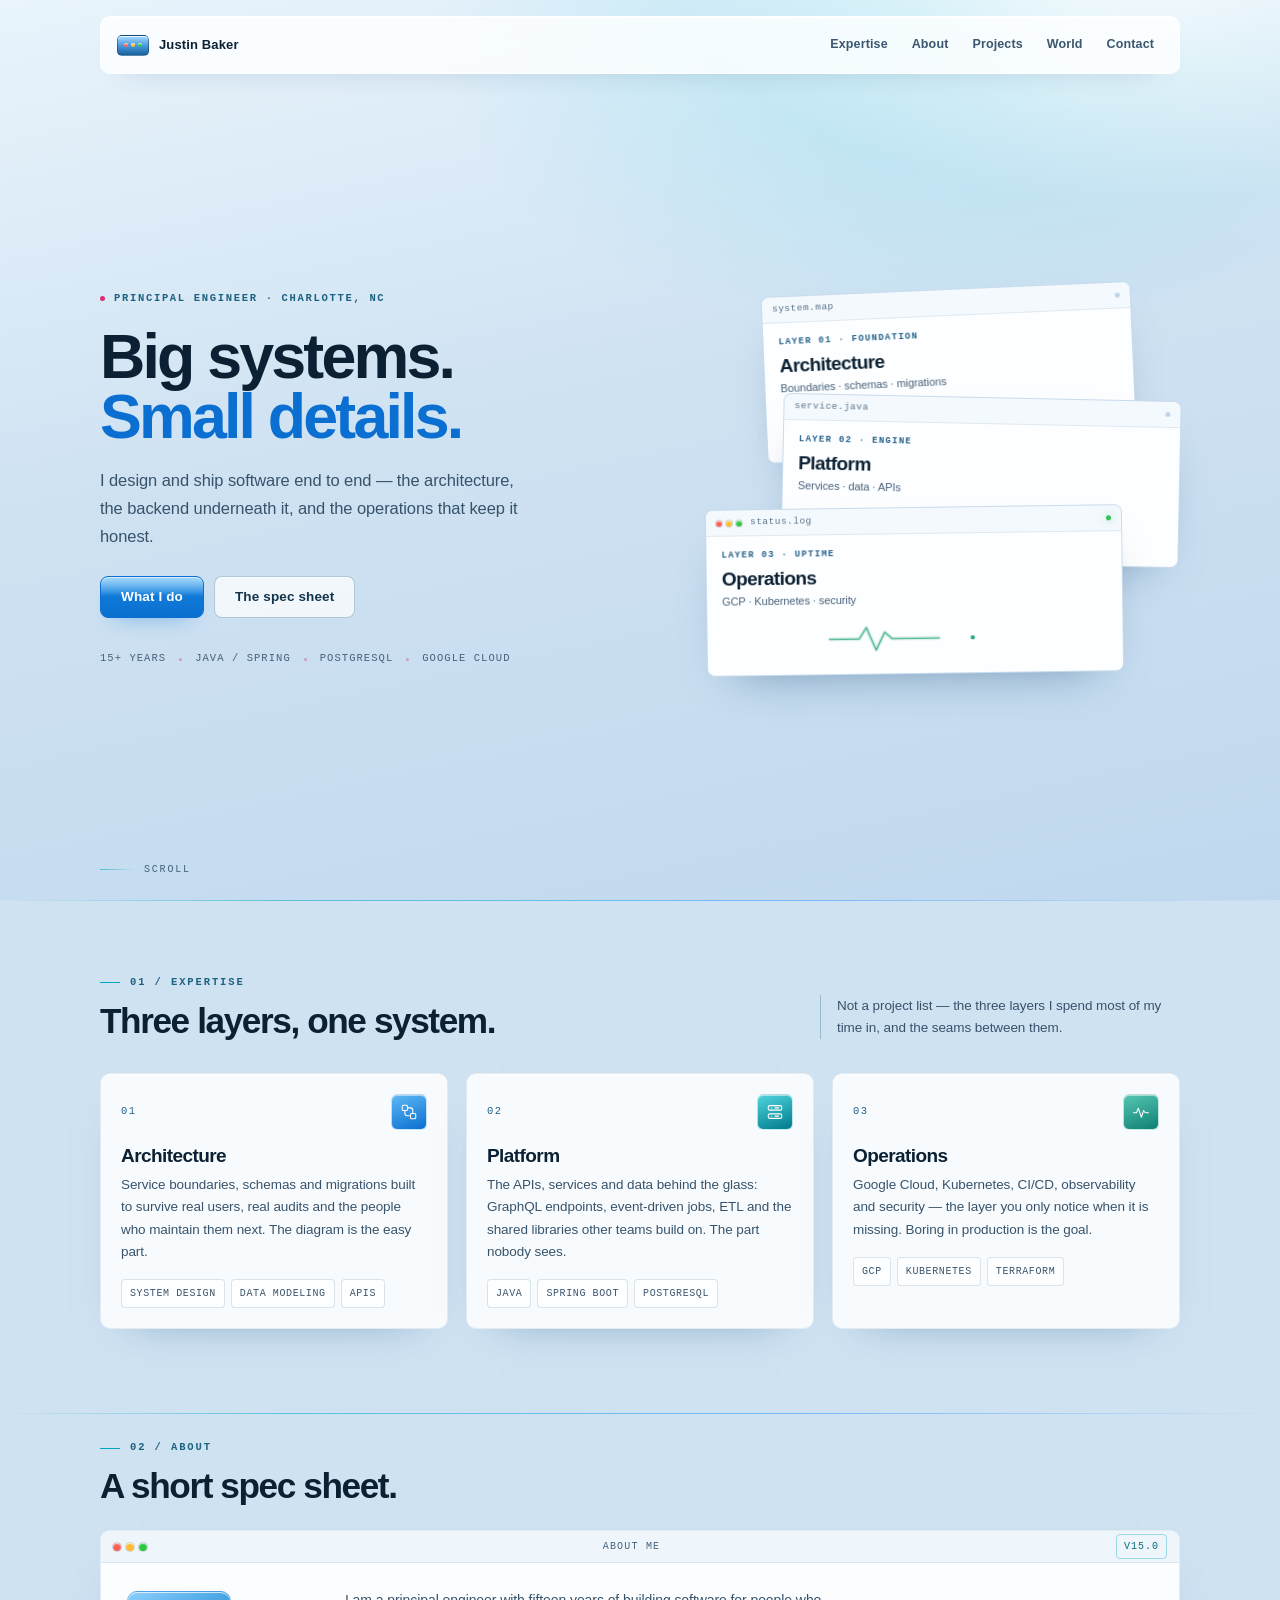
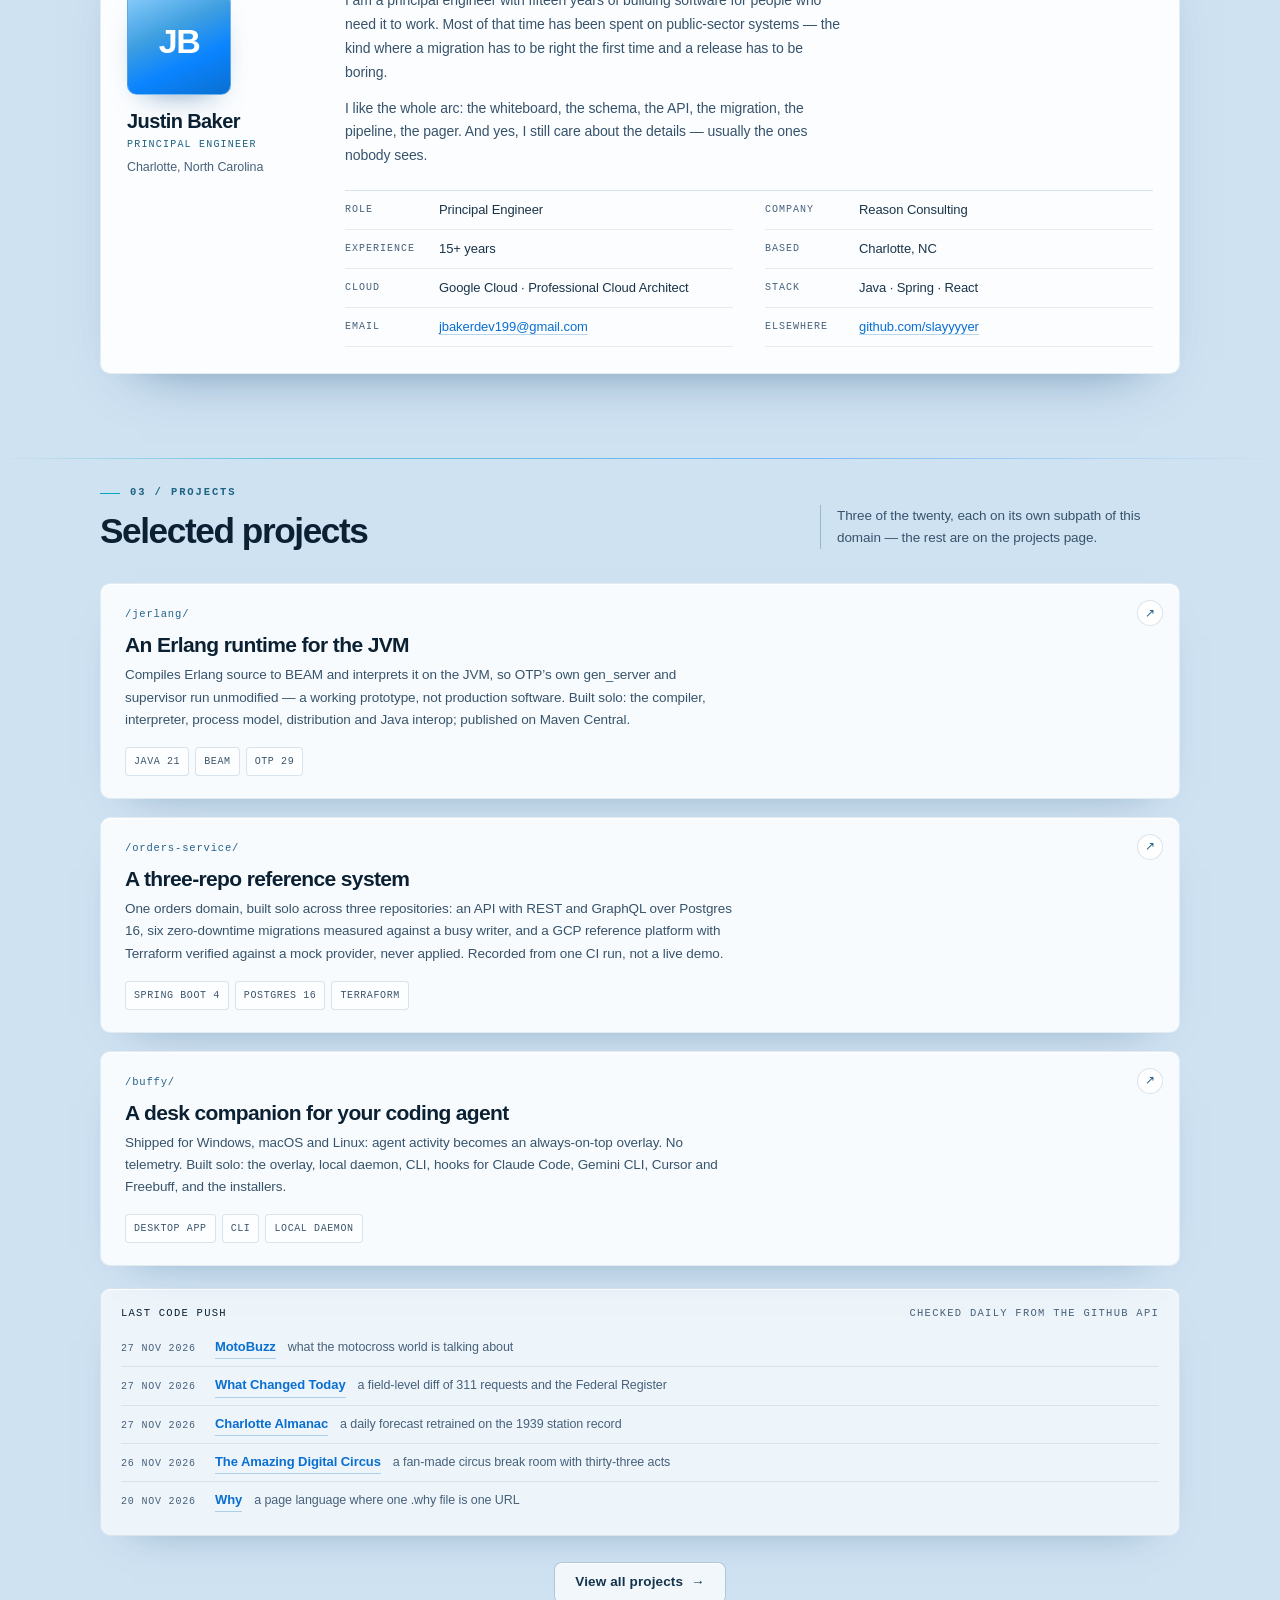
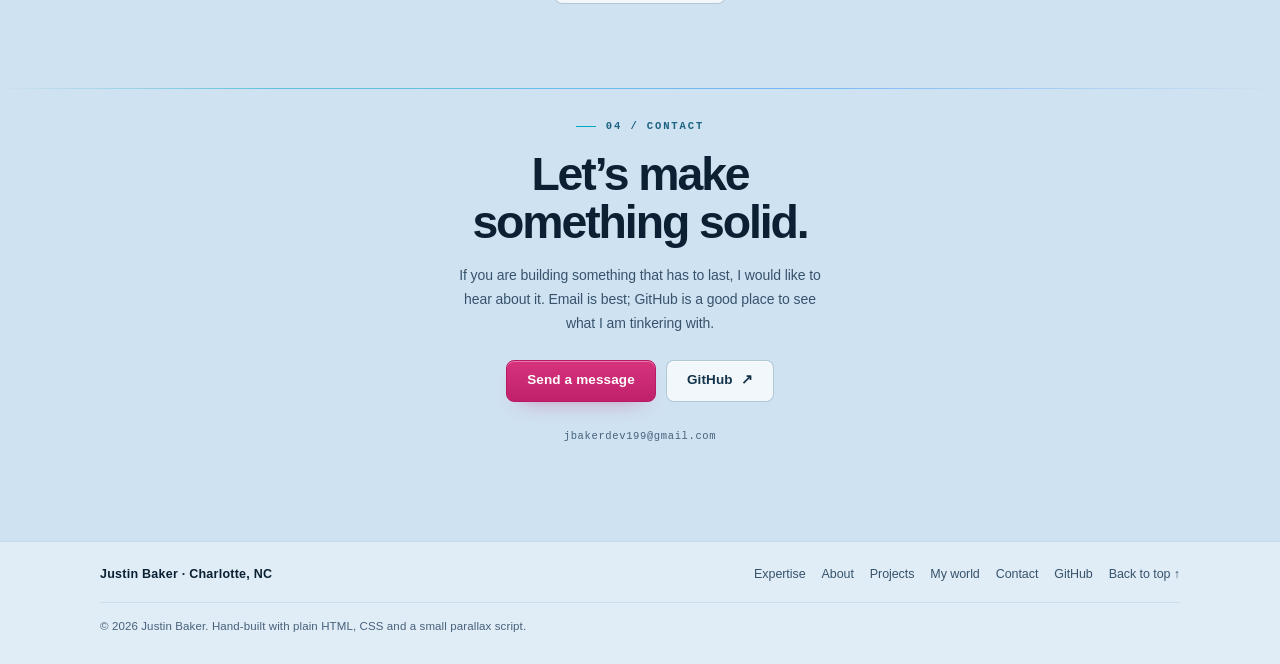
<file: index.html>
<!doctype html>
<html lang="en" class="no-js">
<head>
<meta charset="utf-8">
<meta name="viewport" content="width=device-width, initial-scale=1">
<title>Justin Baker — big systems, small details</title>
<meta name="description" content="Justin Baker is a principal engineer in Charlotte, NC. Architecture, backend platforms and operations — built end to end.">
<link rel="canonical" href="https://slayyyyer.github.io/">
<meta property="og:title" content="Justin Baker — big systems, small details">
<meta property="og:description" content="Principal engineer in Charlotte, NC. Architecture, backend platforms and operations — built end to end.">
<meta property="og:type" content="website">
<meta property="og:url" content="https://slayyyyer.github.io/">
<meta property="og:site_name" content="Justin Baker">
<meta property="og:image" content="https://slayyyyer.github.io/og.png">
<meta property="og:image:type" content="image/png">
<meta property="og:image:width" content="1200">
<meta property="og:image:height" content="630">
<meta property="og:image:alt" content="Justin Baker — big systems, small details. Principal engineer, Charlotte, NC.">
<meta name="twitter:card" content="summary_large_image">
<meta name="twitter:title" content="Justin Baker — big systems, small details">
<meta name="twitter:description" content="Principal engineer in Charlotte, NC. Architecture, backend platforms and operations — built end to end.">
<meta name="twitter:image" content="https://slayyyyer.github.io/og.png">
<meta name="color-scheme" content="light">
<meta name="theme-color" content="#dbeaf7">
<link rel="icon" href="favicon.svg" type="image/svg+xml">
<link rel="icon" href="favicon-32x32.png" sizes="32x32" type="image/png">
<link rel="apple-touch-icon" href="apple-touch-icon.png">
<link rel="manifest" href="site.webmanifest">
<link rel="stylesheet" href="assets/site.css">
<script>document.documentElement.classList.replace('no-js', 'js');</script>
<script type="application/ld+json">
{
  "@context": "https://schema.org",
  "@type": "Person",
  "name": "Justin Baker",
  "jobTitle": "Principal Engineer",
  "worksFor": {
    "@type": "Organization",
    "name": "Reason Consulting"
  },
  "address": {
    "@type": "PostalAddress",
    "addressLocality": "Charlotte",
    "addressRegion": "NC",
    "addressCountry": "US"
  },
  "sameAs": [
    "https://github.com/slayyyyer"
  ]
}
</script>
</head>
<body>

<a class="skip-link" href="#expertise">Skip to expertise</a>

<div class="scene" aria-hidden="true">
  <div class="scene__base"></div>
</div>

<header class="topbar">
  <div class="shell">
    <div class="topbar__bar">
      <a class="brand" href="#top">
        <span class="brand__mark" aria-hidden="true"><i></i><i></i><i></i></span>
        <span>Justin Baker</span>
      </a>
      <nav class="nav" aria-label="Primary">
        <a class="nav__sm-hide" href="#expertise">Expertise</a>
        <a href="#about">About</a>
        <a href="projects/">Projects</a>
        <a href="world/">World</a>
        <a href="#contact">Contact</a>
      </nav>
    </div>
  </div>
</header>

<main id="top">

  <section class="hero shell">
    <div class="hero__copy">
      <p class="kicker">Principal engineer · Charlotte, NC</p>
      <h1>Big systems.<br><span>Small details.</span></h1>
      <p class="lede">I design and ship software end to end — the architecture, the backend
        underneath it, and the operations that keep it honest.</p>
      <div class="hero__actions">
        <a class="btn btn--blue" href="#expertise">What I do</a>
        <a class="btn btn--glass" href="#about">The spec sheet</a>
      </div>
      <p class="hero__meta">
        <span>15+ years</span>
        <span>Java / Spring</span>
        <span>PostgreSQL</span>
        <span>Google Cloud</span>
      </p>
    </div>

    <div class="layers" aria-hidden="true">
      <div class="layer layer--back" data-speed="-0.05" data-mouse="10">
        <div class="layer__bar">
          <span class="layer__file">system.map</span>
          <span class="layer__dot"></span>
        </div>
        <div class="layer__body">
          <p class="layer__kicker">Layer 01 · Foundation</p>
          <h2 class="layer__title">Architecture</h2>
          <p class="layer__copy">Boundaries · schemas · migrations</p>
          <svg class="layer__art" viewBox="0 0 240 40">
            <g fill="none" stroke="rgba(47,127,196,.42)" stroke-width="1.1">
              <path d="M18 20h56M120 20h56M74 20V9h46M74 20v11h46"/>
            </g>
            <g fill="#2f7fc4">
              <circle cx="18" cy="20" r="3"/>
              <circle cx="74" cy="9" r="2.2"/>
              <circle cx="74" cy="31" r="2.2"/>
              <circle cx="120" cy="20" r="3"/>
              <circle cx="176" cy="20" r="3" fill="#4aa3d8"/>
            </g>
            <g fill="none" stroke="rgba(47,127,196,.28)" stroke-width="1">
              <rect x="198" y="12" width="26" height="16" rx="3"/>
            </g>
          </svg>
        </div>
      </div>

      <div class="layer layer--mid" data-speed="-0.09" data-mouse="16">
        <div class="layer__bar">
          <span class="layer__file">service.java</span>
          <span class="layer__dot"></span>
        </div>
        <div class="layer__body">
          <p class="layer__kicker">Layer 02 · Engine</p>
          <h2 class="layer__title">Platform</h2>
          <p class="layer__copy">Services · data · APIs</p>
          <svg class="layer__art" viewBox="0 0 240 40">
            <g fill="none" stroke="rgba(47,127,196,.42)" stroke-width="1.1">
              <path d="M60 20h20M136 20h22"/>
            </g>
            <g fill="#f4faff" stroke="#2f7fc4" stroke-width="1.1">
              <rect x="14" y="9" width="46" height="22" rx="4"/>
              <rect x="80" y="6" width="56" height="28" rx="5"/>
            </g>
            <g fill="none" stroke="#4aa3d8" stroke-width="1.1">
              <path d="M22 16.5h18M22 23h12"/>
            </g>
            <g fill="#8fc7ef">
              <rect x="92" y="13" width="32" height="3" rx="1.5"/>
              <rect x="92" y="21" width="22" height="3" rx="1.5"/>
            </g>
            <g fill="none" stroke="#2f7fc4" stroke-width="1.1">
              <ellipse cx="196" cy="12" rx="17" ry="5" fill="#8fc7ef" fill-opacity=".55"/>
              <path d="M179 12v16c0 2.7 7.6 5 17 5s17-2.3 17-5V12"/>
            </g>
            <g fill="none" stroke="rgba(47,127,196,.5)" stroke-width="1.1" stroke-linecap="round" stroke-linejoin="round">
              <path d="M156 16l4 4-4 4"/>
            </g>
          </svg>
        </div>
      </div>

      <div class="layer layer--front" data-speed="-0.14" data-mouse="22">
        <div class="layer__bar">
          <span class="lights lights--sm">
            <i class="light light--red"></i><i class="light light--amber"></i><i class="light light--green"></i>
          </span>
          <span class="layer__file">status.log</span>
          <span class="layer__dot layer__dot--live"></span>
        </div>
        <div class="layer__body">
          <p class="layer__kicker">Layer 03 · Uptime</p>
          <h2 class="layer__title">Operations</h2>
          <p class="layer__copy">GCP · Kubernetes · security</p>
          <svg class="layer__art" viewBox="0 0 240 40">
            <path d="M12 24h38l9-14 12 28 11-22 9 8h60" fill="none" stroke="#2aa77a" stroke-width="1.4" stroke-linejoin="round"/>
            <path d="M12 24h38l9-14 12 28 11-22 9 8h60" fill="none" stroke="rgba(42,167,122,.16)" stroke-width="5" stroke-linejoin="round"/>
            <circle cx="192" cy="24" r="2.6" fill="#2aa77a"/>
          </svg>
        </div>
      </div>
    </div>

    <a class="scrollcue" href="#expertise">
      <span class="scrollcue__line" aria-hidden="true"></span>
      Scroll
    </a>
  </section>

  <section class="work shell" id="expertise">
    <div class="sectionhead">
      <div>
        <p class="label">01 / Expertise</p>
        <h2>Three layers, one system.</h2>
      </div>
      <p class="sectionhead__sub">Not a project list — the three layers I spend most of my time
        in, and the seams between them.</p>
    </div>

    <div class="workgrid">
      <article class="workcard">
        <div class="workcard__top">
          <span class="workcard__num">01</span>
          <span class="workcard__icon" aria-hidden="true">
            <svg viewBox="0 0 24 24"><rect x="3" y="3" width="7" height="7" rx="1.5"/><rect x="14" y="14" width="7" height="7" rx="1.5"/><path d="M10 6.5h4a3 3 0 0 1 3 3v4"/><path d="M6.5 10v4a3 3 0 0 0 3 3h3"/></svg>
          </span>
        </div>
        <h3>Architecture</h3>
        <p>Service boundaries, schemas and migrations built to survive real users, real audits
          and the people who maintain them next. The diagram is the easy part.</p>
        <ul class="stack"><li>System design</li><li>Data modeling</li><li>APIs</li></ul>
      </article>

      <article class="workcard">
        <div class="workcard__top">
          <span class="workcard__num">02</span>
          <span class="workcard__icon" aria-hidden="true">
            <svg viewBox="0 0 24 24"><rect x="3" y="3.5" width="18" height="6" rx="2"/><rect x="3" y="14.5" width="18" height="6" rx="2"/><path d="M7 6.5h.01M7 17.5h.01M12 6.5h5M12 17.5h5"/></svg>
          </span>
        </div>
        <h3>Platform</h3>
        <p>The APIs, services and data behind the glass: GraphQL endpoints, event-driven jobs,
          ETL and the shared libraries other teams build on. The part nobody sees.</p>
        <ul class="stack"><li>Java</li><li>Spring Boot</li><li>PostgreSQL</li></ul>
      </article>

      <article class="workcard">
        <div class="workcard__top">
          <span class="workcard__num">03</span>
          <span class="workcard__icon" aria-hidden="true">
            <svg viewBox="0 0 24 24"><path d="M2 13h4l2.5-6 4 12 3-9 2 3h4.5"/></svg>
          </span>
        </div>
        <h3>Operations</h3>
        <p>Google Cloud, Kubernetes, CI/CD, observability and security — the layer you only
          notice when it is missing. Boring in production is the goal.</p>
        <ul class="stack"><li>GCP</li><li>Kubernetes</li><li>Terraform</li></ul>
      </article>
    </div>
  </section>

  <section class="about shell" id="about">
    <div class="sectionhead sectionhead--tight">
      <div>
        <p class="label">02 / About</p>
        <h2>A short spec sheet.</h2>
      </div>
    </div>

    <div class="sheet">
      <div class="sheet__bar">
        <span class="lights">
          <i class="light light--red"></i><i class="light light--amber"></i><i class="light light--green"></i>
        </span>
        <span class="sheet__title">About me</span>
        <span class="sheet__version">v15.0</span>
      </div>
      <div class="sheet__body">
        <div class="sheet__id">
          <div class="monogram" aria-hidden="true">JB</div>
          <h3>Justin Baker</h3>
          <p class="sheet__role">Principal Engineer</p>
          <p class="sheet__place">Charlotte, North Carolina</p>
        </div>
        <div class="sheet__text">
          <p>I am a principal engineer with fifteen years of building software for people who need
            it to work. Most of that time has been spent on public-sector systems — the kind where
            a migration has to be right the first time and a release has to be boring.</p>
          <p>I like the whole arc: the whiteboard, the schema, the API, the migration, the
            pipeline, the pager. And yes, I still care about the details — usually the ones
            nobody sees.</p>
          <dl class="specs">
            <div><dt>Role</dt><dd>Principal Engineer</dd></div>
            <div><dt>Company</dt><dd>Reason Consulting</dd></div>
            <div><dt>Experience</dt><dd>15+ years</dd></div>
            <div><dt>Based</dt><dd>Charlotte, NC</dd></div>
            <div><dt>Cloud</dt><dd>Google Cloud · Professional Cloud Architect</dd></div>
            <div><dt>Stack</dt><dd>Java · Spring · React</dd></div>
            <div><dt>Email</dt><dd><a href="mailto:jbakerdev199@gmail.com">jbakerdev199@gmail.com</a></dd></div>
            <div><dt>Elsewhere</dt><dd><a href="https://github.com/slayyyyer" target="_blank" rel="noopener">github.com/slayyyyer</a></dd></div>
          </dl>
        </div>
      </div>
    </div>
  </section>

  <section class="projects shell" id="projects">
    <div class="sectionhead">
      <div>
        <p class="label">03 / Projects</p>
        <h2>Selected projects</h2>
      </div>
      <p class="sectionhead__sub">Three of the twenty, each on its own subpath of this
        domain — the rest are on the projects page.</p>
    </div>

    <div class="projectgrid">

      <a class="projectcard projectcard--wide" href="/jerlang/">
        <span class="projectcard__mark" aria-hidden="true">↗</span>
        <p class="projectcard__path">/jerlang/</p>
        <h3>An Erlang runtime for the JVM</h3>
        <p class="projectcard__copy">Compiles Erlang source to BEAM and interprets it on the JVM,
          so OTP’s own gen_server and supervisor run unmodified — a working prototype, not
          production software. Built solo: the compiler, interpreter, process model,
          distribution and Java interop; published on Maven Central.</p>
        <ul class="stack"><li>Java 21</li><li>BEAM</li><li>OTP 29</li></ul>
      </a>

      <a class="projectcard projectcard--wide" href="/orders-service/">
        <span class="projectcard__mark" aria-hidden="true">↗</span>
        <p class="projectcard__path">/orders-service/</p>
        <h3>A three-repo reference system</h3>
        <p class="projectcard__copy">One orders domain, built solo across three repositories: an
          API with REST and GraphQL over Postgres 16, six zero-downtime migrations measured
          against a busy writer, and a GCP reference platform with Terraform verified against a
          mock provider, never applied. Recorded from one CI run, not a live demo.</p>
        <ul class="stack"><li>Spring Boot 4</li><li>Postgres 16</li><li>Terraform</li></ul>
      </a>

      <a class="projectcard projectcard--wide" href="/buffy/">
        <span class="projectcard__mark" aria-hidden="true">↗</span>
        <p class="projectcard__path">/buffy/</p>
        <h3>A desk companion for your coding agent</h3>
        <p class="projectcard__copy">Shipped for Windows, macOS and Linux: agent activity becomes
          an always-on-top overlay. No telemetry. Built solo: the overlay, local daemon, CLI,
          hooks for Claude Code, Gemini CLI, Cursor and Freebuff, and the installers.</p>
        <ul class="stack"><li>Desktop app</li><li>CLI</li><li>Local daemon</li></ul>
      </a>

    </div>

    <div class="recent">
      <!-- lastpush:start -->
      <p class="recent__head">Last code push <span>checked daily from the GitHub API</span></p>
      <ul class="recent__list">
        <li>
          <time class="recent__when" datetime="2026-11-27">27 Nov 2026</time>
          <a href="/motobuzz/">MotoBuzz</a>
          <span class="recent__what">what the motocross world is talking about</span>
        </li>
        <li>
          <time class="recent__when" datetime="2026-11-27">27 Nov 2026</time>
          <a href="/what-changed/">What Changed Today</a>
          <span class="recent__what">a field-level diff of 311 requests and the Federal Register</span>
        </li>
        <li>
          <time class="recent__when" datetime="2026-11-27">27 Nov 2026</time>
          <a href="/clt-almanac/">Charlotte Almanac</a>
          <span class="recent__what">a daily forecast retrained on the 1939 station record</span>
        </li>
        <li>
          <time class="recent__when" datetime="2026-11-26">26 Nov 2026</time>
          <a href="/tadc/">The Amazing Digital Circus</a>
          <span class="recent__what">a fan-made circus break room with thirty-three acts</span>
        </li>
        <li>
          <time class="recent__when" datetime="2026-11-20">20 Nov 2026</time>
          <a href="/why-lang/">Why</a>
          <span class="recent__what">a page language where one .why file is one URL</span>
        </li>
      </ul>
      <!-- lastpush:end -->
    </div>
    <p class="projects__more">
      <a class="btn btn--glass" href="projects/">View all projects <span aria-hidden="true">→</span></a>
    </p>
  </section>

  <section class="contact shell" id="contact">
    <p class="label">04 / Contact</p>
    <h2>Let’s make something solid.</h2>
    <p class="contact__copy">If you are building something that has to last, I would like to hear
      about it. Email is best; GitHub is a good place to see what I am tinkering with.</p>
    <div class="contact__actions">
      <a class="btn btn--pink" href="mailto:jbakerdev199@gmail.com">Send a message</a>
      <a class="btn btn--glass" href="https://github.com/slayyyyer" target="_blank" rel="noopener">GitHub <span aria-hidden="true">↗</span></a>
    </div>
    <p class="contact__mail">jbakerdev199@gmail.com</p>
  </section>

</main>

<footer class="footer">
  <div class="shell">
    <div class="footer__inner">
      <p class="footer__brand">Justin Baker · Charlotte, NC</p>
      <nav class="footer__links" aria-label="Footer">
        <a href="#expertise">Expertise</a>
        <a href="#about">About</a>
        <a href="projects/">Projects</a>
        <a href="world/">My world</a>
        <a href="#contact">Contact</a>
        <a href="https://github.com/slayyyyer" target="_blank" rel="noopener">GitHub</a>
        <a href="#top">Back to top ↑</a>
      </nav>
    </div>
    <div class="footer__fine">
      <p>© 2026 Justin Baker. Hand-built with plain HTML, CSS and a small parallax script.</p>
    </div>
  </div>
</footer>

<script src="assets/site.js"></script>
</body>
</html>
</file>
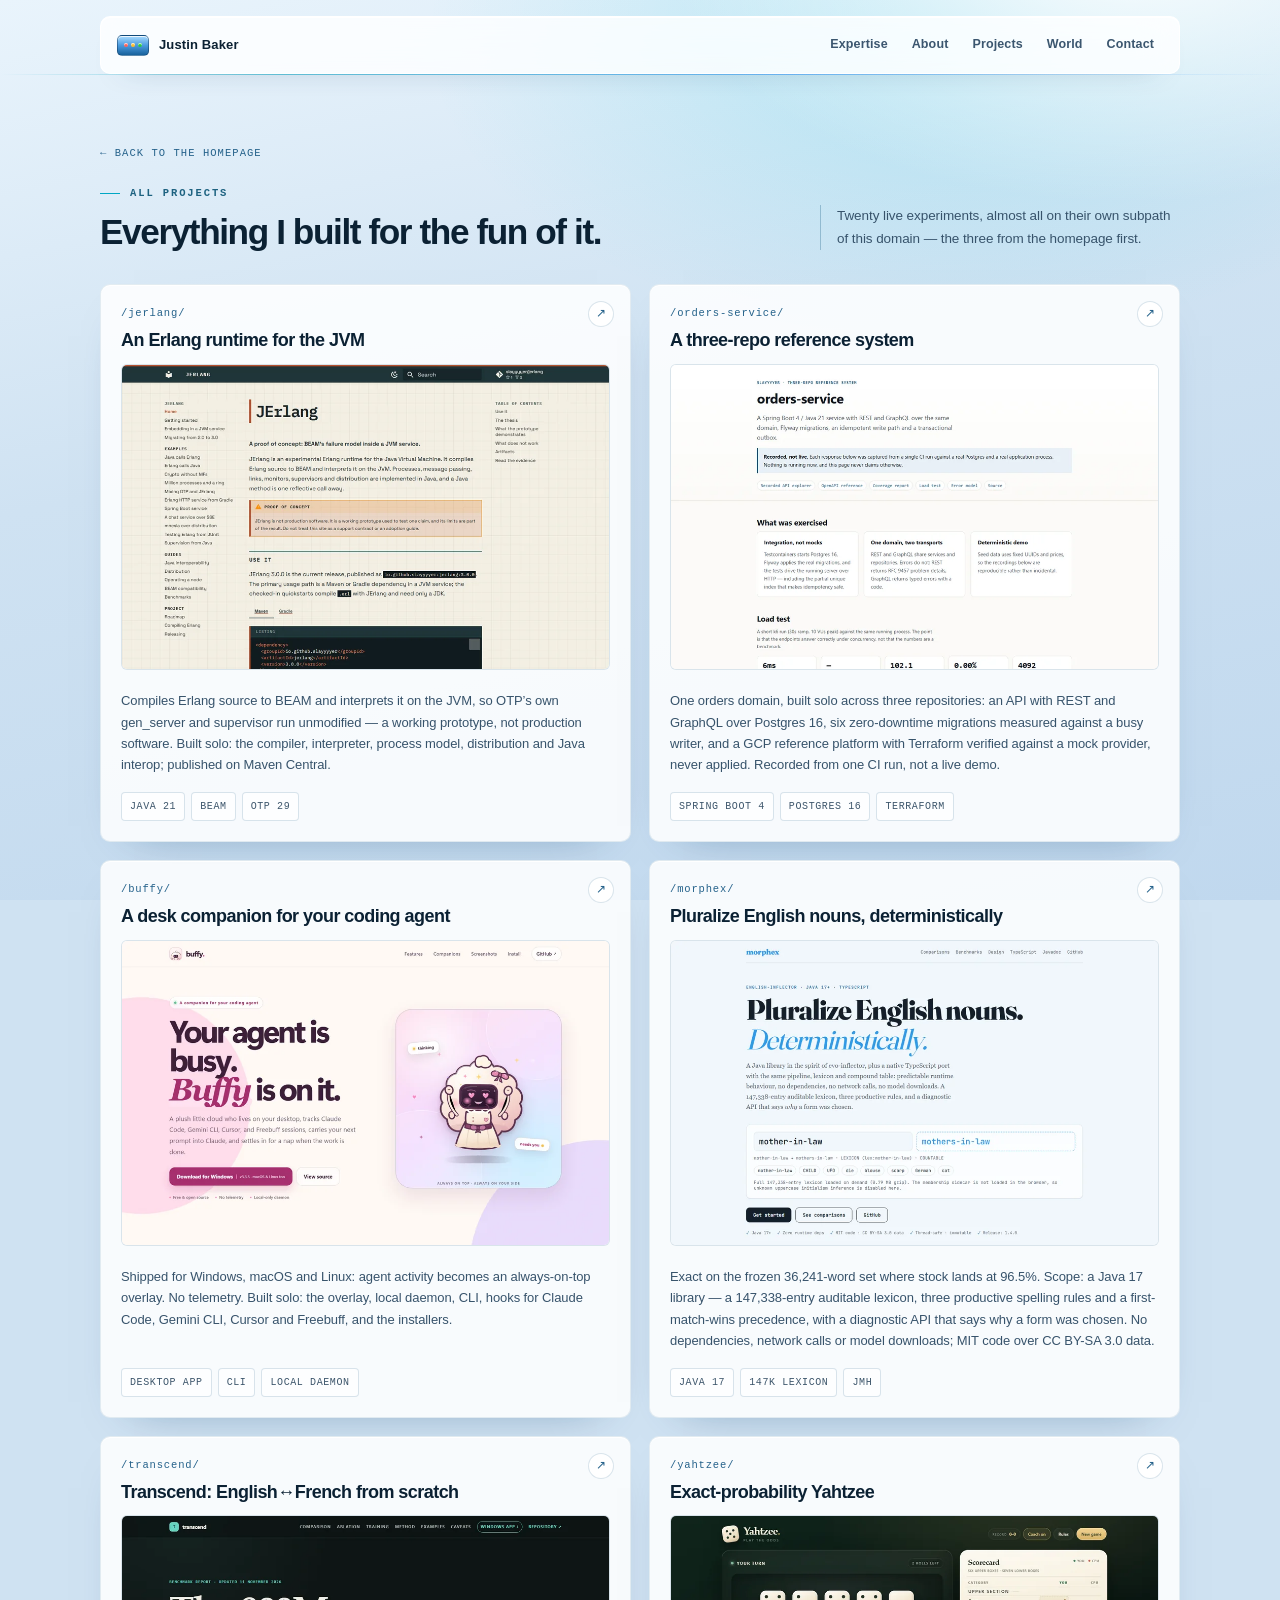
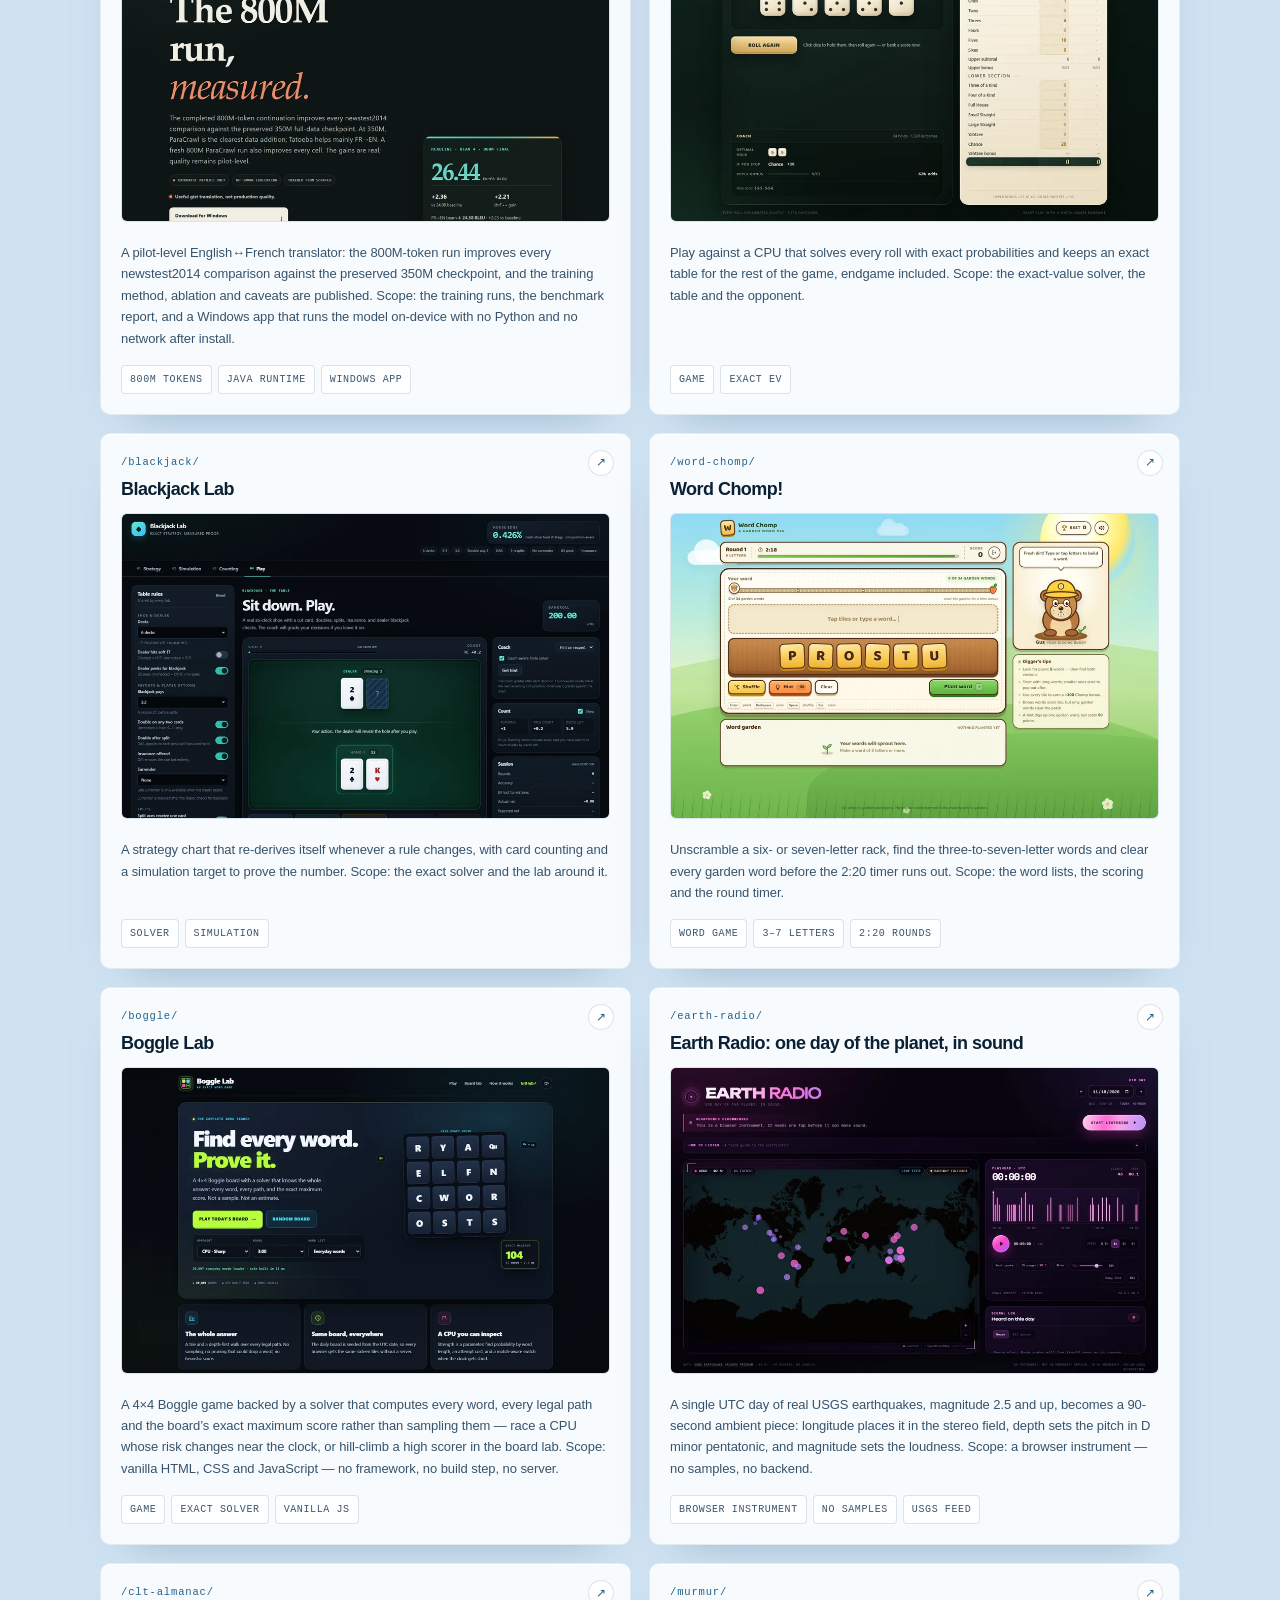
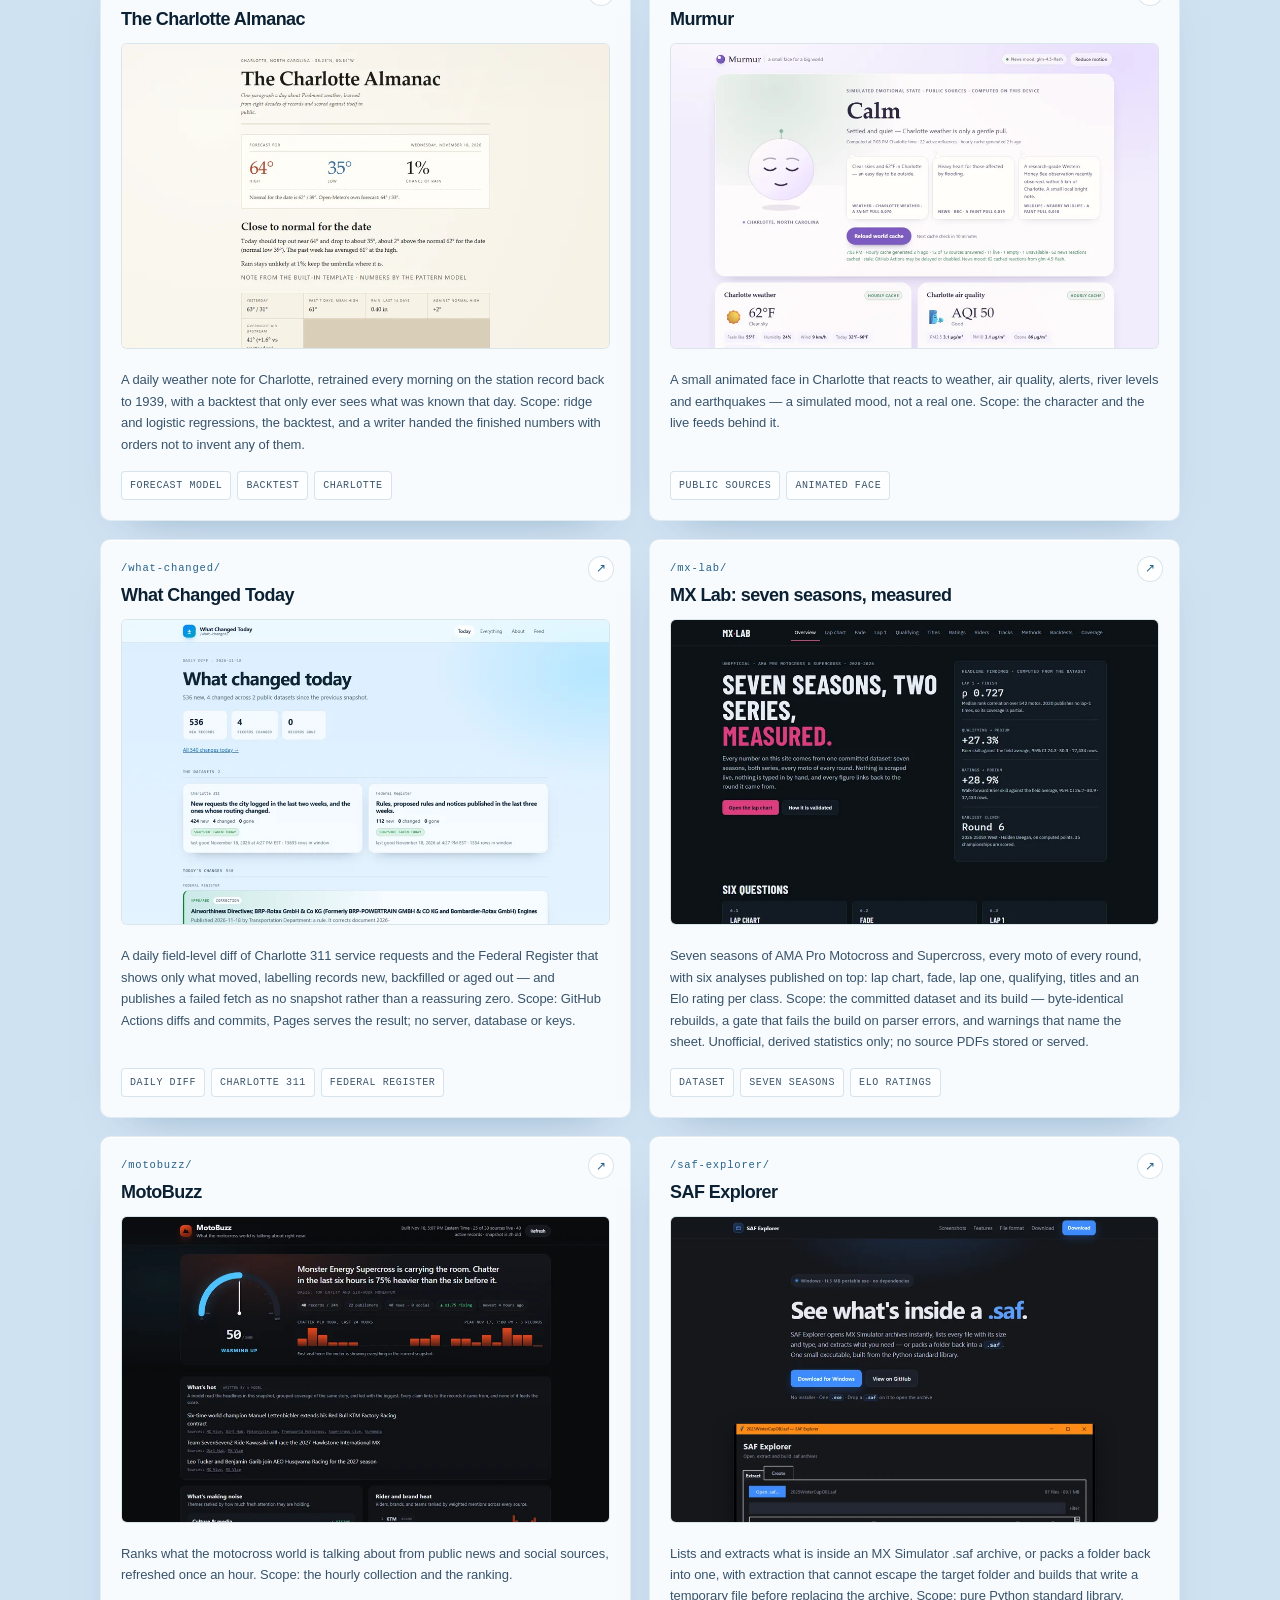
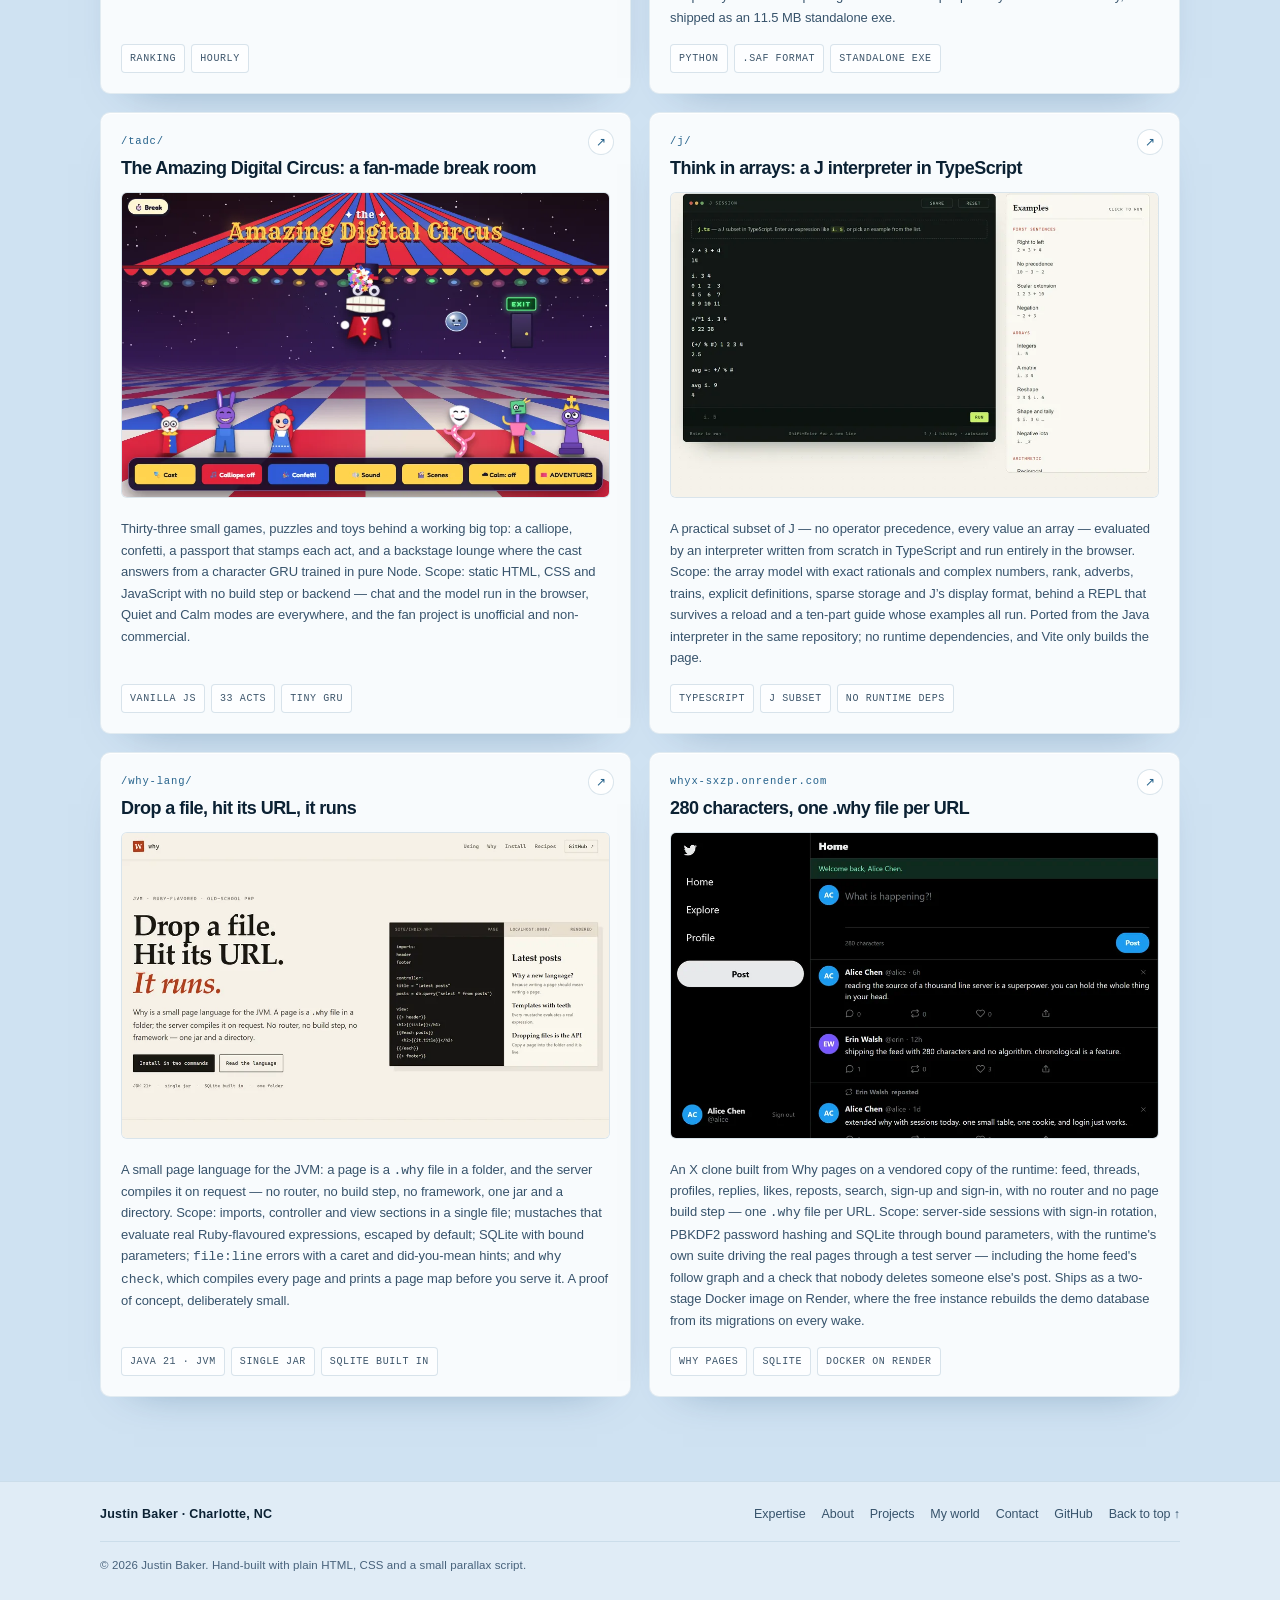
<file: projects/index.html>
<!doctype html>
<html lang="en" class="no-js">
<head>
<meta charset="utf-8">
<meta name="viewport" content="width=device-width, initial-scale=1">
<title>Projects — Justin Baker</title>
<meta name="description" content="The full collection: twenty live experiments — an Erlang runtime for the JVM, a page language for the JVM and an X clone built on it, a J interpreter in TypeScript, deterministic English inflection, English↔French translation, an exact Boggle solver, exact-probability games, a 33-act fan-made digital circus, Charlotte data projects and motocross tooling.">
<link rel="canonical" href="https://slayyyyer.github.io/projects/">
<meta property="og:title" content="Projects — Justin Baker">
<meta property="og:description" content="Twenty live experiments: systems, two languages, a translator and an X clone built from one of them, browser games, a fan-made digital circus, Charlotte data projects and motocross tooling.">
<meta property="og:type" content="website">
<meta property="og:url" content="https://slayyyyer.github.io/projects/">
<meta property="og:site_name" content="Justin Baker">
<meta property="og:image" content="https://slayyyyer.github.io/og.png">
<meta property="og:image:type" content="image/png">
<meta property="og:image:width" content="1200">
<meta property="og:image:height" content="630">
<meta property="og:image:alt" content="Justin Baker — big systems, small details. Principal engineer, Charlotte, NC.">
<meta name="twitter:card" content="summary_large_image">
<meta name="twitter:title" content="Projects — Justin Baker">
<meta name="twitter:description" content="Twenty live experiments: systems, two languages, a translator and an X clone built from one of them, browser games, a fan-made digital circus, Charlotte data projects and motocross tooling.">
<meta name="twitter:image" content="https://slayyyyer.github.io/og.png">
<meta name="color-scheme" content="light">
<meta name="theme-color" content="#dbeaf7">
<link rel="icon" href="../favicon.svg" type="image/svg+xml">
<link rel="icon" href="../favicon-32x32.png" sizes="32x32" type="image/png">
<link rel="apple-touch-icon" href="../apple-touch-icon.png">
<link rel="manifest" href="../site.webmanifest">
<link rel="stylesheet" href="../assets/site.css">
<script>document.documentElement.classList.replace('no-js', 'js');</script>
</head>
<body>

<a class="skip-link" href="#collection">Skip to projects</a>

<div class="scene" aria-hidden="true">
  <div class="scene__base"></div>
</div>

<header class="topbar">
  <div class="shell">
    <div class="topbar__bar">
      <a class="brand" href="../">
        <span class="brand__mark" aria-hidden="true"><i></i><i></i><i></i></span>
        <span>Justin Baker</span>
      </a>
      <nav class="nav" aria-label="Primary">
        <a class="nav__sm-hide" href="../#expertise">Expertise</a>
        <a href="../#about">About</a>
        <a href="../#projects">Projects</a>
        <a href="../world/">World</a>
        <a href="../#contact">Contact</a>
      </nav>
    </div>
  </div>
</header>

<main id="top">

  <section class="projects collection shell" id="collection">
    <a class="pageback" href="../">← Back to the homepage</a>

    <div class="sectionhead">
      <div>
        <p class="label">All projects</p>
        <h1>Everything I built for the fun of it.</h1>
      </div>
      <p class="sectionhead__sub">Twenty live experiments, almost all on their own subpath of this
        domain — the three from the homepage first.</p>
    </div>

    <div class="projectgrid">

      <a class="projectcard" href="/jerlang/">
        <span class="projectcard__mark" aria-hidden="true">↗</span>
        <p class="projectcard__path">/jerlang/</p>
        <h3>An Erlang runtime for the JVM</h3>
        <img class="projectcard__shot" src="shots/jerlang.webp" width="960" height="600" alt="The JErlang documentation site, with its guide sidebar and the Maven dependency io.github.slayyyyer:jerlang:3.0.0." loading="lazy">
        <p class="projectcard__copy">Compiles Erlang source to BEAM and interprets it on the JVM, so OTP’s own gen_server and supervisor run unmodified — a working prototype, not production software. Built solo: the compiler, interpreter, process model, distribution and Java interop; published on Maven Central.</p>
        <ul class="stack"><li>Java 21</li><li>BEAM</li><li>OTP 29</li></ul>
      </a>

      <a class="projectcard" href="/orders-service/">
        <span class="projectcard__mark" aria-hidden="true">↗</span>
        <p class="projectcard__path">/orders-service/</p>
        <h3>A three-repo reference system</h3>
        <img class="projectcard__shot" src="shots/orders-service.webp" width="960" height="600" alt="The orders-service page: a “Recorded, not live” note above three summary cards." loading="lazy">
        <p class="projectcard__copy">One orders domain, built solo across three repositories: an API with REST and GraphQL over Postgres 16, six zero-downtime migrations measured against a busy writer, and a GCP reference platform with Terraform verified against a mock provider, never applied. Recorded from one CI run, not a live demo.</p>
        <ul class="stack"><li>Spring Boot 4</li><li>Postgres 16</li><li>Terraform</li></ul>
      </a>

      <a class="projectcard" href="/buffy/">
        <span class="projectcard__mark" aria-hidden="true">↗</span>
        <p class="projectcard__path">/buffy/</p>
        <h3>A desk companion for your coding agent</h3>
        <img class="projectcard__shot" src="shots/buffy.webp" width="960" height="600" alt="The Buffy download page, with a plush cloud mascot in a lavender panel." loading="lazy">
        <p class="projectcard__copy">Shipped for Windows, macOS and Linux: agent activity becomes an always-on-top overlay. No telemetry. Built solo: the overlay, local daemon, CLI, hooks for Claude Code, Gemini CLI, Cursor and Freebuff, and the installers.</p>
        <ul class="stack"><li>Desktop app</li><li>CLI</li><li>Local daemon</li></ul>
      </a>

      <a class="projectcard" href="/morphex/">
        <span class="projectcard__mark" aria-hidden="true">↗</span>
        <p class="projectcard__path">/morphex/</p>
        <h3>Pluralize English nouns, deterministically</h3>
        <img class="projectcard__shot" src="shots/morphex.webp" width="960" height="600" alt="The morphex demo turning mother-in-law into mothers-in-law, with the lexicon rule that decided it." loading="lazy">
        <p class="projectcard__copy">Exact on the frozen 36,241-word set where stock lands at 96.5%. Scope: a Java 17 library — a 147,338-entry auditable lexicon, three productive spelling rules and a first-match-wins precedence, with a diagnostic API that says why a form was chosen. No dependencies, network calls or model downloads; MIT code over CC BY-SA 3.0 data.</p>
        <ul class="stack"><li>Java 17</li><li>147k lexicon</li><li>JMH</li></ul>
      </a>

      <a class="projectcard" href="/transcend/">
        <span class="projectcard__mark" aria-hidden="true">↗</span>
        <p class="projectcard__path">/transcend/</p>
        <h3>Transcend: English↔French from scratch</h3>
        <img class="projectcard__shot" src="shots/transcend.webp" width="960" height="600" alt="The Transcend benchmark report: 26.44 EN→FR BLEU, +2.36 over the 24.08 baseline." loading="lazy">
        <p class="projectcard__copy">A pilot-level English↔French translator: the 800M-token run improves every newstest2014 comparison against the preserved 350M checkpoint, and the training method, ablation and caveats are published. Scope: the training runs, the benchmark report, and a Windows app that runs the model on-device with no Python and no network after install.</p>
        <ul class="stack"><li>800M tokens</li><li>Java runtime</li><li>Windows app</li></ul>
      </a>

      <a class="projectcard" href="/yahtzee/">
        <span class="projectcard__mark" aria-hidden="true">↗</span>
        <p class="projectcard__path">/yahtzee/</p>
        <h3>Exact-probability Yahtzee</h3>
        <img class="projectcard__shot" src="shots/yahtzee.webp" width="960" height="600" alt="The Yahtzee board after a roll, dice showing 6, 3, 5, 5 and 1, with the coach recommending the fives be held." loading="lazy">
        <p class="projectcard__copy">Play against a CPU that solves every roll with exact probabilities and keeps an exact table for the rest of the game, endgame included. Scope: the exact-value solver, the table and the opponent.</p>
        <ul class="stack"><li>Game</li><li>Exact EV</li></ul>
      </a>

      <a class="projectcard" href="/blackjack/">
        <span class="projectcard__mark" aria-hidden="true">↗</span>
        <p class="projectcard__path">/blackjack/</p>
        <h3>Blackjack Lab</h3>
        <img class="projectcard__shot" src="shots/blackjack.webp" width="960" height="600" alt="Blackjack Lab’s table mid-hand: the dealer showing 2, the player on 2♣ K♥ for 12, with a true count of +0.2 and a 0.426% house edge." loading="lazy">
        <p class="projectcard__copy">A strategy chart that re-derives itself whenever a rule changes, with card counting and a simulation target to prove the number. Scope: the exact solver and the lab around it.</p>
        <ul class="stack"><li>Solver</li><li>Simulation</li></ul>
      </a>

      <a class="projectcard" href="/word-chomp/">
        <span class="projectcard__mark" aria-hidden="true">↗</span>
        <p class="projectcard__path">/word-chomp/</p>
        <h3>Word Chomp!</h3>
        <img class="projectcard__shot" src="shots/word-chomp.webp" width="960" height="600" alt="Word Chomp mid-round: a P R O S T U rack, 2:18 left on the timer and 0 of 34 garden words cleared." loading="lazy">
        <p class="projectcard__copy">Unscramble a six- or seven-letter rack, find the three-to-seven-letter words and clear every garden word before the 2:20 timer runs out. Scope: the word lists, the scoring and the round timer.</p>
        <ul class="stack"><li>Word game</li><li>3–7 letters</li><li>2:20 rounds</li></ul>
      </a>

      <a class="projectcard" href="/boggle/">
        <span class="projectcard__mark" aria-hidden="true">↗</span>
        <p class="projectcard__path">/boggle/</p>
        <h3>Boggle Lab</h3>
        <img class="projectcard__shot" src="shots/boggle.webp" width="960" height="600" alt="Boggle Lab’s board — R, Y, A, Qu, E, L, F, N, C, W, O, R, O, S, T, S — beside its solver’s exact maximum of 104 points." loading="lazy">
        <p class="projectcard__copy">A 4×4 Boggle game backed by a solver that computes every word, every legal path and the board’s exact maximum score rather than sampling them — race a CPU whose risk changes near the clock, or hill-climb a high scorer in the board lab. Scope: vanilla HTML, CSS and JavaScript — no framework, no build step, no server.</p>
        <ul class="stack"><li>Game</li><li>Exact solver</li><li>Vanilla JS</li></ul>
      </a>

      <a class="projectcard" href="/earth-radio/">
        <span class="projectcard__mark" aria-hidden="true">↗</span>
        <p class="projectcard__path">/earth-radio/</p>
        <h3>Earth Radio: one day of the planet, in sound</h3>
        <img class="projectcard__shot" src="shots/earth-radio.webp" width="960" height="600" alt="Earth Radio’s world map with 43 USGS earthquakes from November 18, 2026, the day’s peak at M6.1 and a 24-hour quake-density strip." loading="lazy">
        <p class="projectcard__copy">A single UTC day of real USGS earthquakes, magnitude 2.5 and up, becomes a 90-second ambient piece: longitude places it in the stereo field, depth sets the pitch in D minor pentatonic, and magnitude sets the loudness. Scope: a browser instrument — no samples, no backend.</p>
        <ul class="stack"><li>Browser instrument</li><li>No samples</li><li>USGS feed</li></ul>
      </a>

      <a class="projectcard" href="/clt-almanac/">
        <span class="projectcard__mark" aria-hidden="true">↗</span>
        <p class="projectcard__path">/clt-almanac/</p>
        <h3>The Charlotte Almanac</h3>
        <img class="projectcard__shot" src="shots/clt-almanac.webp" width="960" height="600" alt="The Charlotte Almanac forecast card: 64° high, 35° low, 1% chance of rain." loading="lazy">
        <p class="projectcard__copy">A daily weather note for Charlotte, retrained every morning on the station record back to 1939, with a backtest that only ever sees what was known that day. Scope: ridge and logistic regressions, the backtest, and a writer handed the finished numbers with orders not to invent any of them.</p>
        <ul class="stack"><li>Forecast model</li><li>Backtest</li><li>Charlotte</li></ul>
      </a>

      <a class="projectcard" href="/murmur/">
        <span class="projectcard__mark" aria-hidden="true">↗</span>
        <p class="projectcard__path">/murmur/</p>
        <h3>Murmur</h3>
        <img class="projectcard__shot" src="shots/murmur.webp" width="960" height="600" alt="Murmur’s calm face beside the “Calm — settled and quiet” readout, a 62°F Charlotte weather card and AQI 50." loading="lazy">
        <p class="projectcard__copy">A small animated face in Charlotte that reacts to weather, air quality, alerts, river levels and earthquakes — a simulated mood, not a real one. Scope: the character and the live feeds behind it.</p>
        <ul class="stack"><li>Public sources</li><li>Animated face</li></ul>
      </a>

      <a class="projectcard" href="/what-changed/">
        <span class="projectcard__mark" aria-hidden="true">↗</span>
        <p class="projectcard__path">/what-changed/</p>
        <h3>What Changed Today</h3>
        <img class="projectcard__shot" src="shots/what-changed.webp" width="960" height="600" alt="What Changed Today’s November 18, 2026 summary: 536 new records, 4 changed and 0 gone across Charlotte 311 and the Federal Register." loading="lazy">
        <p class="projectcard__copy">A daily field-level diff of Charlotte 311 service requests and the Federal Register that shows only what moved, labelling records new, backfilled or aged out — and publishes a failed fetch as no snapshot rather than a reassuring zero. Scope: GitHub Actions diffs and commits, Pages serves the result; no server, database or keys.</p>
        <ul class="stack"><li>Daily diff</li><li>Charlotte 311</li><li>Federal Register</li></ul>
      </a>

      <a class="projectcard" href="/mx-lab/">
        <span class="projectcard__mark" aria-hidden="true">↗</span>
        <p class="projectcard__path">/mx-lab/</p>
        <h3>MX Lab: seven seasons, measured</h3>
        <img class="projectcard__shot" src="shots/mx-lab.webp" width="960" height="600" alt="MX Lab’s overview: “Seven seasons, two series, measured.” beside findings of ρ 0.727 for lap 1 to finish and +27.3% Brier skill for qualifying." loading="lazy">
        <p class="projectcard__copy">Seven seasons of AMA Pro Motocross and Supercross, every moto of every round, with six analyses published on top: lap chart, fade, lap one, qualifying, titles and an Elo rating per class. Scope: the committed dataset and its build — byte-identical rebuilds, a gate that fails the build on parser errors, and warnings that name the sheet. Unofficial, derived statistics only; no source PDFs stored or served.</p>
        <ul class="stack"><li>Dataset</li><li>Seven seasons</li><li>Elo ratings</li></ul>
      </a>

      <a class="projectcard" href="/motobuzz/">
        <span class="projectcard__mark" aria-hidden="true">↗</span>
        <p class="projectcard__path">/motobuzz/</p>
        <h3>MotoBuzz</h3>
        <img class="projectcard__shot" src="shots/motobuzz.webp" width="960" height="600" alt="MotoBuzz’s buzz meter at 50 of 100, a 24-hour chatter chart peaking at 5 records, and Monster Energy Supercross leading the headlines." loading="lazy">
        <p class="projectcard__copy">Ranks what the motocross world is talking about from public news and social sources, refreshed once an hour. Scope: the hourly collection and the ranking.</p>
        <ul class="stack"><li>Ranking</li><li>Hourly</li></ul>
      </a>

      <a class="projectcard" href="/saf-explorer/">
        <span class="projectcard__mark" aria-hidden="true">↗</span>
        <p class="projectcard__path">/saf-explorer/</p>
        <h3>SAF Explorer</h3>
        <img class="projectcard__shot" src="shots/saf-explorer.webp" width="960" height="600" alt="SAF Explorer’s landing page above the app window open on a 2025 WinterCupOBJ.saf archive with 87 files and 89.1 MB." loading="lazy">
        <p class="projectcard__copy">Lists and extracts what is inside an MX Simulator .saf archive, or packs a folder back into one, with extraction that cannot escape the target folder and builds that write a temporary file before replacing the archive. Scope: pure Python standard library, shipped as an 11.5 MB standalone exe.</p>
        <ul class="stack"><li>Python</li><li>.saf format</li><li>Standalone exe</li></ul>
      </a>

      <a class="projectcard" href="/tadc/">
        <span class="projectcard__mark" aria-hidden="true">↗</span>
        <p class="projectcard__path">/tadc/</p>
        <h3>The Amazing Digital Circus: a fan-made break room</h3>
        <img class="projectcard__shot" src="shots/tadc.webp" width="960" height="600" alt="The circus big top at night: six cast members on a checkered floor beneath a red-and-blue canopy, a painted EXIT sign, confetti and the row of mode buttons." loading="lazy">
        <p class="projectcard__copy">Thirty-three small games, puzzles and toys behind a working big top: a calliope, confetti, a passport that stamps each act, and a backstage lounge where the cast answers from a character GRU trained in pure Node. Scope: static HTML, CSS and JavaScript with no build step or backend — chat and the model run in the browser, Quiet and Calm modes are everywhere, and the fan project is unofficial and non-commercial.</p>
        <ul class="stack"><li>Vanilla JS</li><li>33 acts</li><li>Tiny GRU</li></ul>
      </a>

      <a class="projectcard" href="/j/">
        <span class="projectcard__mark" aria-hidden="true">↗</span>
        <p class="projectcard__path">/j/</p>
        <h3>Think in arrays: a J interpreter in TypeScript</h3>
        <img class="projectcard__shot" src="shots/j.webp" width="960" height="600" alt="The j.ts playground: a J session holding i. 3 4 as a 3×4 table, a sum of each row giving 6 22 38, and a mean of 2.5, beside the list of runnable examples." loading="lazy">
        <p class="projectcard__copy">A practical subset of J — no operator precedence, every value an array — evaluated by an interpreter written from scratch in TypeScript and run entirely in the browser. Scope: the array model with exact rationals and complex numbers, rank, adverbs, trains, explicit definitions, sparse storage and J’s display format, behind a REPL that survives a reload and a ten-part guide whose examples all run. Ported from the Java interpreter in the same repository; no runtime dependencies, and Vite only builds the page.</p>
        <ul class="stack"><li>TypeScript</li><li>J subset</li><li>No runtime deps</li></ul>
      </a>

      <a class="projectcard" href="/why-lang/">
        <span class="projectcard__mark" aria-hidden="true">↗</span>
        <p class="projectcard__path">/why-lang/</p>
        <h3>Drop a file, hit its URL, it runs</h3>
        <img class="projectcard__shot" src="shots/why.webp" width="960" height="600" alt="The Why homepage: “Drop a file. Hit its URL. It runs.” beside a site/index.why page — imports, controller and view — rendering a Latest posts list at localhost:8080." loading="lazy">
        <p class="projectcard__copy">A small page language for the JVM: a page is a <code>.why</code> file in a folder, and the server compiles it on request — no router, no build step, no framework, one jar and a directory. Scope: imports, controller and view sections in a single file; mustaches that evaluate real Ruby-flavoured expressions, escaped by default; SQLite with bound parameters; <code>file:line</code> errors with a caret and did-you-mean hints; and <code>why check</code>, which compiles every page and prints a page map before you serve it. A proof of concept, deliberately small.</p>
        <ul class="stack"><li>Java 21 · JVM</li><li>Single jar</li><li>SQLite built in</li></ul>
      </a>

      <a class="projectcard" href="https://whyx-sxzp.onrender.com/">
        <span class="projectcard__mark" aria-hidden="true">↗</span>
        <p class="projectcard__path">whyx-sxzp.onrender.com</p>
        <h3>280 characters, one .why file per URL</h3>
        <img class="projectcard__shot" src="shots/whyx.webp" width="960" height="600" alt="The whyx home feed signed in as Alice Chen: a compose box above posts from Alice and Erin Walsh with reply, repost and like counts, under Home, Explore and Profile navigation." loading="lazy">
        <p class="projectcard__copy">An X clone built from Why pages on a vendored copy of the runtime: feed, threads, profiles, replies, likes, reposts, search, sign-up and sign-in, with no router and no page build step — one <code>.why</code> file per URL. Scope: server-side sessions with sign-in rotation, PBKDF2 password hashing and SQLite through bound parameters, with the runtime's own suite driving the real pages through a test server — including the home feed's follow graph and a check that nobody deletes someone else's post. Ships as a two-stage Docker image on Render, where the free instance rebuilds the demo database from its migrations on every wake.</p>
        <ul class="stack"><li>Why pages</li><li>SQLite</li><li>Docker on Render</li></ul>
      </a>
    </div>
  </section>

</main>

<footer class="footer">
  <div class="shell">
    <div class="footer__inner">
      <p class="footer__brand">Justin Baker · Charlotte, NC</p>
      <nav class="footer__links" aria-label="Footer">
        <a href="../#expertise">Expertise</a>
        <a href="../#about">About</a>
        <a href="../#projects">Projects</a>
        <a href="../world/">My world</a>
        <a href="../#contact">Contact</a>
        <a href="https://github.com/slayyyyer" target="_blank" rel="noopener">GitHub</a>
        <a href="#top">Back to top ↑</a>
      </nav>
    </div>
    <div class="footer__fine">
      <p>© 2026 Justin Baker. Hand-built with plain HTML, CSS and a small parallax script.</p>
    </div>
  </div>
</footer>

<script src="../assets/site.js"></script>
</body>
</html>
</file>
<file: assets/site.css>
/* ------------------------------------------------------------------
   Justin Baker — Deep Water.
   The Aqua desktop, tightened: one light source, one glass material,
   two radii, one type scale. Plain CSS. No frameworks, no build step.
   ------------------------------------------------------------------ */

:root {
  --ink: #0b2133;
  --ink-2: #37536b;
  --ink-3: #47617a;

  --deep: #0a6fd0;
  --aqua: #00a7c4;
  --pink: #d92f75;
  --teal: #0f7f74;

  /* the one blue for paths, kickers and small metadata */
  --path: #24618a;
  --label: #1d6280;

  --line: rgba(20, 90, 130, .16);
  --line-soft: rgba(20, 90, 130, .1);
  --line-strong: rgba(20, 90, 130, .3);

  --surface: rgba(255, 255, 255, .86);
  --surface-2: rgba(255, 255, 255, .62);

  --r: 10px;
  --r-sm: 6px;

  --shadow-1: 0 18px 44px -34px rgba(10, 60, 105, .55);
  --shadow-2: 0 26px 56px -40px rgba(10, 60, 105, .7);

  --sans: -apple-system, BlinkMacSystemFont, "Segoe UI", "Helvetica Neue", Helvetica, Arial, sans-serif;
  --mono: ui-monospace, SFMono-Regular, "SF Mono", Menlo, Consolas, monospace;
}

*,
*::before,
*::after { box-sizing: border-box; }

html {
  scroll-behavior: smooth;
  -webkit-text-size-adjust: 100%;
}

body {
  display: flex;
  flex-direction: column;
  margin: 0;
  min-height: 100vh;
  overflow-x: hidden;
  background: #cfe2f2;
  color: var(--ink);
  font-family: var(--sans);
  font-size: 15.5px;
  line-height: 1.7;
  letter-spacing: -.005em;
  -webkit-font-smoothing: antialiased;
  -moz-osx-font-smoothing: grayscale;
}

main,
header,
footer { position: relative; z-index: 1; }

main { flex: 1 0 auto; }

h1, h2, h3 {
  margin: 0;
  font-weight: 700;
  line-height: 1.05;
  letter-spacing: -.045em;
}

p { margin: 0; }

ul { margin: 0; padding: 0; list-style: none; }

a { color: var(--deep); }

::selection {
  background: rgba(0, 167, 196, .22);
  color: #06212e;
}

:focus-visible {
  outline: 2px solid var(--deep);
  outline-offset: 3px;
  border-radius: var(--r-sm);
}

section[id] { scroll-margin-top: 100px; }

.shell {
  width: min(1080px, calc(100% - 48px));
  margin-inline: auto;
}

.skip-link {
  position: absolute;
  left: 20px;
  top: -60px;
  z-index: 40;
  padding: 9px 14px;
  border: 1px solid var(--line-strong);
  border-radius: var(--r-sm);
  background: #fff;
  color: var(--ink);
  font-size: 13px;
  text-decoration: none;
  box-shadow: var(--shadow-1);
  transition: top .15s ease;
}

.skip-link:focus { top: 12px; }

/* ---------- the light ---------- */

.scene {
  position: fixed;
  inset: 0;
  z-index: 0;
  overflow: hidden;
  pointer-events: none;
}

.scene__base {
  position: absolute;
  inset: 0;
  background:
    radial-gradient(58vw 46vh at 88% -6%, rgba(255, 255, 255, .92), rgba(255, 255, 255, 0) 62%),
    radial-gradient(60vw 50vh at 74% 4%, rgba(0, 200, 225, .18), rgba(0, 200, 225, 0) 68%),
    linear-gradient(168deg, #e9f4fc 0%, #cfe2f2 44%, #c0d8ee 100%);
}

/* a hairline of light where one section ends and the next begins */

.work,
.about,
.projects,
.contact,
.collection,
.world-stage { position: relative; }

.work::before,
.about::before,
.projects::before,
.contact::before,
.collection::before,
.world-stage::before {
  content: "";
  position: absolute;
  top: 0;
  left: 50%;
  width: 100vw;
  height: 1px;
  transform: translateX(-50%);
  background: linear-gradient(90deg,
    rgba(0, 167, 196, 0),
    rgba(0, 167, 196, .55) 22%,
    rgba(10, 132, 255, .45) 62%,
    rgba(0, 167, 196, 0));
}

/* ---------- top bar ---------- */

.topbar {
  position: sticky;
  top: 0;
  z-index: 30;
  padding: 16px 0 0;
  pointer-events: none;
}

.topbar__bar {
  display: flex;
  align-items: center;
  justify-content: space-between;
  gap: 16px;
  height: 58px;
  padding: 0 14px 0 16px;
  border: 1px solid rgba(255, 255, 255, .95);
  border-radius: var(--r);
  background: rgba(255, 255, 255, .82);
  backdrop-filter: blur(18px) saturate(130%);
  -webkit-backdrop-filter: blur(18px) saturate(130%);
  box-shadow:
    0 12px 30px -26px rgba(10, 55, 95, .8),
    inset 0 1px 0 #fff;
  pointer-events: auto;
}

.brand {
  display: inline-flex;
  align-items: center;
  gap: 10px;
  color: var(--ink);
  font-size: 13px;
  font-weight: 650;
  letter-spacing: .01em;
  text-decoration: none;
  white-space: nowrap;
}

.brand__mark {
  display: inline-flex;
  align-items: center;
  justify-content: center;
  gap: 3px;
  width: 32px;
  height: 21px;
  border: 1px solid rgba(8, 44, 78, .45);
  border-radius: 5px;
  background: linear-gradient(180deg, #a9dcff 0%, #4a9ade 50%, #17619b 100%);
  box-shadow: inset 0 1px 0 rgba(255, 255, 255, .8);
}

.brand__mark i {
  width: 4px;
  height: 4px;
  border-radius: 50%;
  box-shadow: inset 0 1px 0 rgba(255, 255, 255, .8);
}

.brand__mark i:first-child { background: #ff6259; }
.brand__mark i:nth-child(2) { background: #febc2e; }
.brand__mark i:last-child { background: #2ac93f; }

.nav {
  display: flex;
  align-items: center;
  gap: 2px;
}

.nav a {
  padding: 8px 11px;
  border-radius: var(--r-sm);
  color: #3b566f;
  font-size: 12.5px;
  font-weight: 600;
  letter-spacing: .01em;
  text-decoration: none;
  transition: color .15s ease, background .15s ease;
}

.nav a:hover {
  color: var(--ink);
  background: rgba(10, 110, 200, .07);
}

/* ---------- buttons ---------- */

.btn {
  display: inline-flex;
  align-items: center;
  justify-content: center;
  gap: 8px;
  height: 42px;
  padding: 0 20px;
  border: 1px solid transparent;
  border-radius: 8px;
  font-family: inherit;
  font-size: 13.5px;
  font-weight: 650;
  letter-spacing: .01em;
  white-space: nowrap;
  text-decoration: none;
  cursor: pointer;
  transition: filter .15s ease, transform .15s ease;
}

.btn:hover {
  filter: brightness(1.05);
  transform: translateY(-1px);
}

.btn:active {
  transform: translateY(0);
  filter: brightness(.97);
}

.btn--blue {
  border-color: #0a6fd0;
  background:
    linear-gradient(180deg, rgba(255, 255, 255, .5) 0%, rgba(255, 255, 255, 0) 47%),
    linear-gradient(180deg, #4fb4f7 0%, #1079d8 50%, #0a6fd0 100%);
  box-shadow:
    inset 0 1px 0 rgba(255, 255, 255, .6),
    0 10px 22px -16px rgba(10, 120, 220, .9);
  color: #fff;
}

.btn--pink {
  border-color: #b81b64;
  background: linear-gradient(180deg, #d6337c 0%, #c0206b 100%);
  box-shadow:
    inset 0 1px 0 rgba(255, 255, 255, .35),
    0 10px 22px -16px rgba(190, 30, 100, .85);
  color: #fff;
}

.btn--glass {
  border-color: var(--line-strong);
  background: rgba(255, 255, 255, .72);
  box-shadow: inset 0 1px 0 #fff;
  color: #14344c;
}

/* ---------- shared labels ---------- */

.kicker,
.label,
.hero__meta,
.workcard__num,
.sheet__role,
.sheet__bar,
.specs dt,
.recent__head,
.recent__when,
.pageback,
.notfound__links a,
.world-frame__bar,
.world-group__tag,
.world-item__live,
.world-scrollhint,
.world-toggle button,
.layer__kicker {
  font-family: var(--mono);
  text-transform: uppercase;
}

/* ---------- hero ---------- */

.hero {
  position: relative;
  display: grid;
  grid-template-columns: minmax(0, 1.02fr) minmax(0, .98fr);
  gap: 56px;
  align-items: center;
  min-height: calc(100svh - 74px);
  padding: 46px 0 62px;
}

.hero__copy { animation: rise .8s cubic-bezier(.2, .7, .2, 1) both; }

@keyframes rise {
  from { opacity: 0; transform: translateY(14px); }
  to { opacity: 1; transform: none; }
}

.kicker {
  display: flex;
  align-items: center;
  gap: 9px;
  color: var(--label);
  font-size: 10.5px;
  font-weight: 700;
  letter-spacing: .16em;
}

.kicker::before {
  content: "";
  width: 5px;
  height: 5px;
  border-radius: 50%;
  background: var(--pink);
}

.hero h1 {
  margin-top: 18px;
  color: var(--ink);
  font-size: clamp(2.6rem, 4.9vw, 4.1rem);
  line-height: .97;
  letter-spacing: -.045em;
}

.hero h1 span { color: var(--deep); }

.lede {
  max-width: 46ch;
  margin-top: 20px;
  color: var(--ink-2);
  font-size: 16.5px;
  line-height: 1.68;
}

.hero__actions {
  display: flex;
  flex-wrap: wrap;
  gap: 10px;
  margin-top: 26px;
}

.hero__meta {
  display: flex;
  flex-wrap: wrap;
  align-items: center;
  margin-top: 32px;
  color: var(--ink-3);
  font-size: 10.5px;
  font-weight: 500;
  letter-spacing: .1em;
}

.hero__meta span {
  display: inline-flex;
  align-items: center;
  white-space: nowrap;
}

.hero__meta span + span::before {
  content: "";
  width: 3px;
  height: 3px;
  margin: 0 13px;
  border-radius: 50%;
  background: rgba(217, 47, 117, .4);
}

/* ---------- the three panes ---------- */

.layers {
  position: relative;
  width: 100%;
  max-width: 474px;
  height: 380px;
  margin-left: auto;
  animation: rise 1s .16s cubic-bezier(.2, .7, .2, 1) both;
}

.layer {
  position: absolute;
  z-index: 1;
  overflow: hidden;
  border: 1px solid rgba(120, 165, 210, .4);
  border-radius: 8px;
  background: #fdfeff;
  box-shadow:
    0 22px 50px -30px rgba(10, 60, 105, .55),
    inset 0 1px 0 #fff;
  transform: translate3d(var(--mx, 0px), calc(var(--par, 0px) + var(--my, 0px)), 0) rotate(var(--rot, 0deg));
  transform-origin: 50% 50%;
  will-change: transform;
}

.layer--back {
  --rot: -2.5deg;
  top: 0;
  right: 46px;
  width: 78%;
  z-index: 1;
}

.layer--mid {
  --rot: 1.2deg;
  top: 108px;
  right: 0;
  width: 84%;
  z-index: 2;
}

.layer--front {
  --rot: -.8deg;
  top: 218px;
  left: 0;
  width: 88%;
  z-index: 3;
}

.layer__bar {
  display: flex;
  align-items: center;
  gap: 8px;
  height: 26px;
  padding: 0 10px;
  border-bottom: 1px solid var(--line-soft);
  background: #f4f9fe;
}

.layer__file {
  color: #5a7488;
  font-family: var(--mono);
  font-size: 9.5px;
  letter-spacing: .05em;
}

.layer__dot {
  width: 5px;
  height: 5px;
  margin-left: auto;
  border-radius: 50%;
  background: rgba(90, 140, 190, .35);
}

.layer__dot--live {
  background: #2fbf55;
  box-shadow: 0 0 8px rgba(47, 191, 85, .5);
}

.lights {
  display: inline-flex;
  align-items: center;
  gap: 5px;
}

.light {
  width: 8px;
  height: 8px;
  border-radius: 50%;
  box-shadow:
    inset 0 1px 1px rgba(255, 255, 255, .8),
    0 0 0 1px rgba(0, 0, 0, .14);
}

.lights--sm { gap: 4px; }

.lights--sm .light { width: 6px; height: 6px; }

.light--red { background: #ff5f57; }
.light--amber { background: #febc2e; }
.light--green { background: #2ac93f; }

.layer__body { padding: 12px 15px 14px; }

.layer__kicker {
  color: var(--path);
  font-size: 9px;
  font-weight: 700;
  letter-spacing: .14em;
}

.layer__title {
  margin-top: 6px;
  color: var(--ink);
  font-size: 19px;
  font-weight: 700;
  letter-spacing: -.03em;
}

.layer__copy {
  margin-top: 3px;
  color: var(--ink-3);
  font-size: 11px;
}

.layer__art {
  width: 100%;
  height: 32px;
  margin-top: 10px;
}

.scrollcue {
  position: absolute;
  left: 0;
  bottom: 22px;
  display: inline-flex;
  align-items: center;
  gap: 10px;
  color: var(--ink-3);
  font-family: var(--mono);
  font-size: 10px;
  letter-spacing: .18em;
  text-transform: uppercase;
  text-decoration: none;
  transition: opacity .3s ease, visibility .3s ease;
}

body.is-scrolled .scrollcue {
  opacity: 0;
  visibility: hidden;
}

.scrollcue__line {
  width: 34px;
  height: 1px;
  background: linear-gradient(90deg, rgba(0, 167, 196, .6), rgba(0, 167, 196, 0));
}

.scrollcue:hover { color: var(--ink); }

/* ---------- section heads ---------- */

.sectionhead {
  display: flex;
  align-items: flex-end;
  justify-content: space-between;
  gap: 48px;
  margin-bottom: 34px;
}

.label {
  display: flex;
  align-items: center;
  gap: 10px;
  color: var(--label);
  font-size: 10.5px;
  font-weight: 700;
  letter-spacing: .18em;
}

.label::before {
  content: "";
  width: 20px;
  height: 1px;
  background: var(--aqua);
}

.sectionhead h1,
.sectionhead h2 {
  margin-top: 10px;
  color: var(--ink);
  font-size: clamp(1.7rem, 2.9vw, 2.2rem);
  line-height: 1.06;
  letter-spacing: -.04em;
  text-wrap: balance;
}

.sectionhead__sub {
  max-width: 360px;
  padding-left: 16px;
  border-left: 1px solid var(--line-strong);
  color: var(--ink-2);
  font-size: 13.5px;
  line-height: 1.65;
}

.sectionhead--tight { margin-bottom: 26px; }

/* ---------- expertise ---------- */

.work { padding: 74px 0 84px; }

.workgrid {
  display: grid;
  grid-template-columns: repeat(3, minmax(0, 1fr));
  gap: 18px;
  align-items: stretch;
}

.workcard {
  position: relative;
  display: flex;
  flex-direction: column;
  padding: 20px;
  border: 1px solid var(--line-soft);
  border-radius: var(--r);
  background: var(--surface);
  box-shadow: var(--shadow-1), inset 0 1px 0 #fff;
}

.workcard__top {
  display: flex;
  align-items: center;
  justify-content: space-between;
  min-height: 36px;
}

.workcard__num {
  color: var(--path);
  font-size: 10.5px;
  letter-spacing: .14em;
}

.workcard__icon {
  display: grid;
  place-items: center;
  width: 36px;
  height: 36px;
  border: 1px solid rgba(255, 255, 255, .7);
  border-radius: var(--r-sm);
  background: linear-gradient(160deg, #5fb8f5, #0a6fd0);
  box-shadow: inset 0 1px 0 rgba(255, 255, 255, .5);
  color: #fff;
}

.workcard__icon svg {
  width: 18px;
  height: 18px;
  fill: none;
  stroke: currentColor;
  stroke-width: 1.4;
  stroke-linecap: round;
  stroke-linejoin: round;
}

.workcard:nth-child(2) .workcard__icon {
  background: linear-gradient(160deg, #4fd6dd, #00798c);
}

.workcard:nth-child(3) .workcard__icon {
  background: linear-gradient(160deg, #56c7b2, #0f7f74);
}

.workcard h3 {
  margin-top: 16px;
  color: var(--ink);
  font-size: 19px;
  font-weight: 650;
  letter-spacing: -.03em;
}

.workcard p {
  margin-top: 8px;
  color: var(--ink-2);
  font-size: 13.5px;
  line-height: 1.65;
}

.stack {
  display: flex;
  flex-wrap: wrap;
  gap: 6px;
  margin-top: 16px;
}

.stack li {
  padding: 5px 8px;
  border: 1px solid var(--line);
  border-radius: 4px;
  background: rgba(255, 255, 255, .7);
  color: #3c556b;
  font-family: var(--mono);
  font-size: 10px;
  letter-spacing: .06em;
  text-transform: uppercase;
}

/* ---------- about ---------- */

.about { padding: 26px 0 84px; }

.sheet {
  overflow: hidden;
  border: 1px solid var(--line-soft);
  border-radius: var(--r);
  background: #fbfdff;
  box-shadow: var(--shadow-2), inset 0 1px 0 #fff;
}

.sheet__bar {
  display: flex;
  align-items: center;
  gap: 10px;
  height: 32px;
  padding: 0 12px;
  border-bottom: 1px solid var(--line-soft);
  background: #eef5fb;
  color: var(--ink-3);
  font-size: 10px;
  letter-spacing: .12em;
}

.sheet__title { flex: 1; text-align: center; }

.sheet__version {
  padding: 3px 7px;
  border: 1px solid rgba(0, 167, 196, .35);
  border-radius: 4px;
  color: #0a6b7c;
  letter-spacing: .1em;
}

.sheet__body {
  display: grid;
  grid-template-columns: 184px minmax(0, 1fr);
  gap: 34px;
  padding: 26px;
}

.sheet__id { align-self: start; padding-top: 2px; }

.monogram {
  display: grid;
  place-items: center;
  width: 104px;
  height: 104px;
  padding-bottom: 3px;
  border: 1px solid rgba(120, 180, 235, .6);
  border-radius: var(--r);
  background: linear-gradient(155deg, #8ed0ff 0%, #3f9fe0 38%, #0a84ff 66%, #0a6fd0 100%);
  box-shadow:
    inset 0 1px 0 rgba(255, 255, 255, .7),
    0 14px 30px -18px rgba(10, 70, 130, .6);
  color: #fff;
  font-size: 34px;
  font-weight: 800;
  letter-spacing: -.04em;
}

.sheet__id h3 {
  margin-top: 16px;
  color: var(--ink);
  font-size: 20px;
  letter-spacing: -.03em;
}

.sheet__role {
  margin-top: 4px;
  color: var(--label);
  font-size: 10px;
  letter-spacing: .12em;
}

.sheet__place {
  margin-top: 4px;
  color: var(--ink-3);
  font-size: 12.5px;
}

.sheet__text p {
  max-width: 64ch;
  color: var(--ink-2);
  font-size: 14px;
  line-height: 1.7;
}

.sheet__text p + p { margin-top: 12px; }

.specs {
  display: grid;
  grid-template-columns: repeat(2, minmax(0, 1fr));
  gap: 0 32px;
  margin: 22px 0 0;
  border-top: 1px solid var(--line);
}

.specs > div {
  display: flex;
  gap: 10px;
  padding: 8px 0;
  border-bottom: 1px solid var(--line-soft);
}

.specs dt {
  width: 84px;
  flex: none;
  padding-top: 2px;
  color: var(--ink-3);
  font-size: 10px;
  letter-spacing: .1em;
}

.specs dd {
  margin: 0;
  color: #1b3448;
  font-size: 13px;
  overflow-wrap: anywhere;
}

.specs a {
  color: var(--deep);
  text-decoration: none;
  border-bottom: 1px solid rgba(10, 111, 194, .28);
}

.specs a:hover { border-bottom-color: var(--deep); }

/* ---------- projects ---------- */

.projects { padding: 26px 0 84px; }

.projectgrid {
  display: grid;
  grid-template-columns: repeat(2, minmax(0, 1fr));
  gap: 18px;
}

.projectcard {
  position: relative;
  display: flex;
  flex-direction: column;
  padding: 20px;
  border: 1px solid var(--line-soft);
  border-radius: var(--r);
  background: var(--surface);
  box-shadow: var(--shadow-1), inset 0 1px 0 #fff;
  color: inherit;
  text-decoration: none;
  transition: transform .18s ease, box-shadow .18s ease, border-color .18s ease;
}

.projectcard:hover {
  transform: translateY(-2px);
  border-color: rgba(70, 150, 210, .5);
  box-shadow: var(--shadow-2), inset 0 1px 0 #fff;
}

.projectcard--wide {
  grid-column: 1 / -1;
  padding: 22px 24px;
}

.projectcard__shot {
  width: 100%;
  height: auto;
  margin: 14px 0 12px;
  border: 1px solid var(--line);
  border-radius: var(--r-sm);
  background: #fff;
}

.projectcard__mark {
  position: absolute;
  top: 16px;
  right: 16px;
  display: grid;
  place-items: center;
  width: 26px;
  height: 26px;
  border: 1px solid var(--line);
  border-radius: 50%;
  background: #fff;
  color: var(--path);
  font-size: 11.5px;
  line-height: 1;
  transition: transform .18s ease, color .18s ease, border-color .18s ease;
}

.projectcard:hover .projectcard__mark {
  transform: translate(2px, -2px);
  border-color: var(--aqua);
  color: var(--aqua);
}

.projectcard__path {
  padding-right: 36px;
  color: var(--path);
  font-family: var(--mono);
  font-size: 10.5px;
  letter-spacing: .08em;
}

.projectcard h3 {
  margin-top: 8px;
  padding-right: 36px;
  color: var(--ink);
  font-size: 18px;
  font-weight: 650;
  letter-spacing: -.03em;
}

.projectcard--wide h3 { margin-top: 10px; font-size: 21px; }

.projectcard__copy {
  margin-top: 8px;
  color: var(--ink-2);
  font-size: 13px;
  line-height: 1.65;
}

.projectcard--wide .projectcard__copy {
  max-width: 82ch;
  font-size: 13.5px;
}

.projectcard .stack {
  margin-top: auto;
  padding-top: 16px;
}

/* ---------- recently shipped ---------- */

.recent {
  margin: 22px 0 0;
  padding: 16px 20px;
  border: 1px solid var(--line-soft);
  border-radius: var(--r);
  background: var(--surface-2);
  box-shadow: var(--shadow-1), inset 0 1px 0 #fff;
}

.recent__head {
  display: flex;
  flex-wrap: wrap;
  justify-content: space-between;
  gap: 4px 14px;
  margin: 0 0 6px;
  color: var(--ink);
  font-size: 10.5px;
  letter-spacing: .12em;
}

.recent__head span { color: var(--ink-3); }

.recent__list li {
  display: flex;
  flex-wrap: wrap;
  align-items: baseline;
  gap: 2px 12px;
  padding: 7px 0;
  border-top: 1px solid var(--line-soft);
  color: #1b3448;
  font-size: 13px;
}

.recent__list li:first-child { border-top: 0; }

.recent__when {
  flex: none;
  width: 82px;
  color: var(--ink-3);
  font-size: 10px;
  letter-spacing: .08em;
}

.recent__list a {
  color: var(--deep);
  font-weight: 600;
  text-decoration: none;
  border-bottom: 1px solid rgba(10, 111, 194, .28);
}

.recent__list a:hover { border-bottom-color: var(--deep); }

.recent__what { color: var(--ink-3); font-size: 12.5px; }

.projects__more {
  display: flex;
  justify-content: center;
  margin-top: 26px;
}

/* ---------- contact ---------- */

.contact {
  padding: 30px 0 96px;
  text-align: center;
}

.contact .label { justify-content: center; }

.contact h1,
.contact h2 {
  max-width: 16ch;
  margin: 14px auto 0;
  color: var(--ink);
  font-size: clamp(2rem, 4vw, 2.9rem);
  line-height: 1.04;
  letter-spacing: -.045em;
}

.contact__copy {
  max-width: 48ch;
  margin: 18px auto 0;
  color: var(--ink-2);
  font-size: 14px;
  line-height: 1.7;
}

.contact__actions {
  display: flex;
  flex-wrap: wrap;
  justify-content: center;
  gap: 10px;
  margin-top: 24px;
}

.contact__mail {
  margin-top: 26px;
  color: var(--ink-3);
  font-family: var(--mono);
  font-size: 10.5px;
  letter-spacing: .06em;
}

/* ---------- 404 ---------- */

.notfound { padding: 84px 0 110px; }

.notfound__links {
  display: flex;
  flex-wrap: wrap;
  justify-content: center;
  gap: 8px 22px;
  margin-top: 26px;
}

.notfound__links a {
  padding-bottom: 2px;
  border-bottom: 1px solid rgba(10, 111, 194, .25);
  color: var(--path);
  font-size: 10.5px;
  letter-spacing: .1em;
  text-decoration: none;
}

.notfound__links a:hover {
  border-bottom-color: var(--deep);
  color: var(--ink);
}

/* ---------- footer ---------- */

.footer {
  border-top: 1px solid var(--line-soft);
  padding: 22px 0 28px;
  background: rgba(255, 255, 255, .35);
}

.footer__inner {
  display: flex;
  align-items: center;
  justify-content: space-between;
  flex-wrap: wrap;
  gap: 18px;
}

.footer__brand {
  color: var(--ink);
  font-size: 12.5px;
  font-weight: 650;
  letter-spacing: .02em;
}

.footer__links {
  display: flex;
  flex-wrap: wrap;
  gap: 16px;
}

.footer__links a {
  color: var(--ink-2);
  font-size: 12.5px;
  text-decoration: none;
}

.footer__links a:hover { color: var(--deep); }

.footer__fine {
  margin-top: 16px;
  padding-top: 14px;
  border-top: 1px solid var(--line-soft);
  color: var(--ink-3);
  font-size: 11.5px;
  letter-spacing: .01em;
}

/* ---------- collection page ---------- */

.collection { padding-top: 64px; }

.pageback {
  display: inline-flex;
  align-items: center;
  gap: 7px;
  margin-bottom: 22px;
  color: var(--path);
  font-size: 10.5px;
  letter-spacing: .1em;
  text-decoration: none;
}

.pageback:hover { color: var(--ink); }

/* ---------- world page ---------- */

.world-sr {
  position: absolute;
  width: 1px;
  height: 1px;
  padding: 0;
  margin: -1px;
  overflow: hidden;
  clip: rect(0 0 0 0);
  white-space: nowrap;
  border: 0;
}

.world-intro { padding: 64px 0 20px; }

.world-toolbar {
  display: flex;
  align-items: center;
  justify-content: space-between;
  gap: 18px;
  margin: 26px 0 14px;
}

.world-hint {
  max-width: 64ch;
  color: var(--ink-3);
  font-size: 12.5px;
  line-height: 1.55;
}

.world-hint strong { color: var(--ink); font-weight: 650; }

.world-toggle {
  display: inline-flex;
  flex: none;
  gap: 2px;
  padding: 3px;
  border: 1px solid var(--line-strong);
  border-radius: var(--r-sm);
  background: rgba(255, 255, 255, .72);
  box-shadow: inset 0 1px 0 #fff;
}

.world-toggle[hidden] { display: none; }

.world-toggle button {
  min-height: 34px;
  padding: 0 13px;
  border: 0;
  border-radius: 4px;
  background: transparent;
  color: #3b566f;
  font-size: 10.5px;
  font-weight: 600;
  letter-spacing: .1em;
  cursor: pointer;
}

.world-toggle button:hover {
  color: var(--ink);
  background: rgba(10, 110, 200, .07);
}

.world-toggle button[aria-pressed="true"] {
  background: #fff;
  box-shadow: inset 0 0 0 1px var(--line);
  color: var(--deep);
}

.world-frame {
  overflow: hidden;
  border: 1px solid var(--line-soft);
  border-radius: var(--r);
  background: #d9edfb;
  box-shadow: var(--shadow-2);
}

.world-frame__bar {
  display: flex;
  align-items: center;
  gap: 10px;
  height: 32px;
  padding: 0 12px;
  border-bottom: 1px solid var(--line-soft);
  background: #eef5fb;
  color: var(--ink-3);
  font-size: 10px;
  letter-spacing: .12em;
}

.world-frame__title { flex: 1; text-align: center; }

.world-frame__meta {
  color: var(--path);
  white-space: nowrap;
}

.world-viewport {
  position: relative;
  overflow-x: auto;
  overflow-y: hidden;
  background: #d9edfb;
  scrollbar-width: thin;
  scrollbar-color: rgba(80, 140, 190, .55) rgba(220, 240, 255, .6);
}

.world-viewport:focus-visible {
  outline: 3px solid var(--deep);
  outline-offset: -3px;
}

.world-viewport::-webkit-scrollbar { height: 10px; }
.world-viewport::-webkit-scrollbar-track { background: rgba(220, 240, 255, .7); }
.world-viewport::-webkit-scrollbar-thumb {
  background: rgba(80, 140, 190, .55);
  border-radius: 999px;
}

.world-map {
  display: block;
  width: 100%;
  min-width: 960px;
  height: auto;
}

.world-scrollhint {
  display: none;
  align-items: center;
  gap: 8px;
  margin: 0;
  padding: 8px 14px;
  border-top: 1px solid var(--line-soft);
  background: #eef5fb;
  color: var(--ink-2);
  font-size: 9.5px;
  letter-spacing: .12em;
}

.world-list { display: none; }

.world-group + .world-group { margin-top: 22px; }

.world-group__head {
  display: flex;
  align-items: baseline;
  gap: 10px;
  margin-bottom: 10px;
  padding-bottom: 8px;
  border-bottom: 1px solid var(--line);
}

.world-group__head h3 {
  color: var(--ink);
  font-size: 16px;
  font-weight: 650;
  letter-spacing: -.02em;
}

.world-group__tag {
  color: var(--path);
  font-size: 9.5px;
  letter-spacing: .14em;
}

.world-items {
  display: grid;
  grid-template-columns: repeat(2, minmax(0, 1fr));
  gap: 10px;
}

.world-item {
  display: flex;
  flex-direction: column;
  gap: 4px;
  padding: 13px 15px;
  border: 1px solid var(--line-soft);
  border-radius: var(--r-sm);
  background: var(--surface);
  box-shadow: var(--shadow-1), inset 0 1px 0 #fff;
  color: inherit;
  text-decoration: none;
  transition: transform .16s ease, border-color .16s ease;
}

.world-item:hover {
  transform: translateY(-1px);
  border-color: rgba(70, 150, 210, .5);
}

.world-item__top {
  display: flex;
  align-items: baseline;
  gap: 10px;
}

.world-item__name {
  color: var(--ink);
  font-size: 15px;
  font-weight: 650;
  letter-spacing: -.02em;
}

.world-item__path {
  margin-left: auto;
  color: var(--path);
  font-family: var(--mono);
  font-size: 9.5px;
  letter-spacing: .03em;
  white-space: nowrap;
}

.world-item__caption {
  color: var(--ink-2);
  font-size: 12.5px;
  line-height: 1.5;
}

.world-item__live {
  margin-top: 2px;
  color: var(--teal);
  font-size: 9.5px;
  letter-spacing: .02em;
}

.world-item__live.is-stale { color: #7a6450; }

.world-view[data-view="list"] .world-frame { display: none; }
.world-view[data-view="list"] .world-list { display: block; }
.world-view[data-view="map"] .world-frame { display: block; }
.world-view[data-view="map"] .world-list { display: none; }

.world-stage { padding-bottom: 84px; }

.world-note {
  display: flex;
  align-items: flex-start;
  gap: 10px;
  max-width: 72ch;
  margin-top: 18px;
  color: var(--ink-3);
  font-size: 12.5px;
  line-height: 1.6;
}

.world-note::before {
  content: "";
  flex: none;
  width: 6px;
  height: 6px;
  margin-top: 7px;
  border-radius: 50%;
  background: var(--aqua);
}

/* the illustrated map */

.world-map text { font-family: var(--sans); }

.world-map a { text-decoration: none; }
.world-map a:focus { outline: none; }

.world-map .region-label {
  fill: #2b5470;
  font-family: var(--mono);
  font-size: 10px;
  letter-spacing: .18em;
  opacity: .82;
}

.world-map .region-label--sky { transition: fill .4s ease; }
.world-map.is-night .region-label--sky { fill: #e8f2fa; opacity: .9; }
.world-map .region-line { stroke: rgba(43, 84, 112, .38); stroke-width: 1; }

.world-map .cloud { fill: #fff; opacity: .55; transition: opacity .4s ease; }
.world-map.is-night .cloud { opacity: .2; }

.world-map .stars { fill: #f4fbff; opacity: 0; transition: opacity .5s ease; }
.world-map.is-dusk .stars { opacity: .3; }
.world-map.is-night .stars { opacity: .9; }

.world-map .sun { opacity: 1; transition: opacity .5s ease; }
.world-map.is-night .sun { opacity: 0; }
.world-map .moon { opacity: 0; transition: opacity .5s ease; }
.world-map.is-night .moon { opacity: 1; }

.world-map .sky-a { stop-color: #eaf7ff; }
.world-map .sky-b { stop-color: #d3ecfc; }
.world-map .sky-c { stop-color: #c2dff3; }

.world-map.is-dusk .sky-a { stop-color: #ffe9d7; }
.world-map.is-dusk .sky-b { stop-color: #ffd5c2; }
.world-map.is-dusk .sky-c { stop-color: #ecc9c9; }

.world-map.is-night .sky-a { stop-color: #213850; }
.world-map.is-night .sky-b { stop-color: #3d5d78; }
.world-map.is-night .sky-c { stop-color: #8099ac; }

.world-map .sky-stop { transition: stop-color .6s ease; }

.world-map .bldg__shadow { fill: rgba(25, 55, 80, .16); }

.world-map .wall { fill: url(#gWall); stroke: #2f5a72; stroke-width: 1.4; stroke-linejoin: round; }
.world-map .wall-warm { fill: url(#gWallWarm); stroke: #2f5a72; stroke-width: 1.4; stroke-linejoin: round; }
.world-map .roof { fill: url(#gRoof); stroke: #2b5570; stroke-width: 1.4; stroke-linejoin: round; }
.world-map .roof-deep { fill: url(#gRoofDeep); stroke: #2b5570; stroke-width: 1.4; stroke-linejoin: round; }
.world-map .glass { fill: url(#gGlass); stroke: #2b5570; stroke-width: 1.2; }
.world-map .glass-deep { fill: url(#gGlassDeep); stroke: #2b5570; stroke-width: 1.2; }
.world-map .metal { fill: #eaf5fc; stroke: #2f5a72; stroke-width: 1.3; }
.world-map .door { fill: #7fb7dc; stroke: #2b5570; stroke-width: 1.2; }
.world-map .stone { fill: #d7e6ef; stroke: #2f5a72; stroke-width: 1.2; }
.world-map .stroke { fill: none; stroke: #2f5a72; stroke-width: 1.2; stroke-linecap: round; stroke-linejoin: round; }
.world-map .shine { fill: none; stroke: #fff; stroke-width: 2; stroke-linecap: round; opacity: .65; }
.world-map .band { fill: none; stroke: #e46aa6; stroke-width: 2.4; stroke-linecap: round; opacity: .78; }
.world-map .accent { fill: #f3c969; stroke: #2f5a72; stroke-width: 1.2; }
.world-map .accent-pink { fill: #e46aa6; stroke: #2b5570; stroke-width: 1.2; }
.world-map .plaque { fill: #f7fbff; stroke: #2f5a72; stroke-width: 1.2; }
.world-map .plaque-text { fill: #21678f; font-family: var(--mono); font-size: 9px; font-weight: 700; letter-spacing: .06em; }
.world-map .timber { fill: #c9a67c; stroke: #6b4f35; stroke-width: 1; }
.world-map .boat { fill: #f7fbff; stroke: #2b5570; stroke-width: 1; }
.world-map .sail { fill: #e46aa6; stroke: #2b5570; stroke-width: 1; }
.world-map .dice { fill: #fdfefe; stroke: #2f5a72; stroke-width: 1.4; }
.world-map .pip { fill: #21678f; }
.world-map .hedge { fill: #a9d49a; stroke: #3f7751; stroke-width: 1.3; stroke-linejoin: round; }
.world-map .tile { fill: #fff9e8; stroke: #8a6a3d; stroke-width: 1.2; }
.world-map .tile-text { fill: #6a4b24; font-family: var(--mono); font-size: 9px; font-weight: 700; }
.world-map .soil { fill: #c9a67c; stroke: #8a6a3d; stroke-width: 1.2; }
.world-map .sign { fill: #f5e2bb; stroke: #6b4f35; stroke-width: 1.3; }
.world-map .sign-text { fill: #5d452c; font-family: var(--mono); font-size: 7.5px; font-weight: 700; letter-spacing: .08em; }
.world-map .eye { fill: #17364f; }
.world-map .pupil { fill: #fff; }
.world-map .mouth { fill: none; stroke: #17364f; stroke-width: 1.6; stroke-linecap: round; }
.world-map .ledger { fill: #f9f3df; stroke: #6b4f35; stroke-width: 1.3; }
.world-map .ledger-line { stroke: rgba(107, 79, 53, .65); stroke-width: 1; }
.world-map .ledger-text { fill: #5d452c; font-family: var(--mono); font-size: 7px; letter-spacing: .04em; }
.world-map .board { fill: #f7fbff; stroke: #2f5a72; stroke-width: 1.2; }
.world-map .board-bar { fill: #7fb7dc; }
.world-map .crate { fill: #e8cfa8; stroke: #6b4f35; stroke-width: 1.2; }
.world-map .crate-text { fill: #6b4f35; font-family: var(--mono); font-size: 7px; letter-spacing: .04em; }
.world-map .gate-stripe { fill: #f7fbff; }

.world-map .bldg__name {
  fill: #102a3e;
  font-size: 11.5px;
  font-weight: 650;
  letter-spacing: .01em;
  paint-order: stroke;
  stroke: rgba(255, 255, 255, .85);
  stroke-width: 2.6px;
}

.world-map .bldg__ring {
  fill: none;
  stroke: var(--deep);
  stroke-width: 2.5;
  stroke-dasharray: 5 4;
  opacity: 0;
  pointer-events: none;
  transition: opacity .15s ease;
}

.world-map a:focus-visible .bldg__ring { opacity: 1; }

.world-map .bldg__art {
  transform-box: fill-box;
  transform-origin: 50% 100%;
  transition: transform .18s ease;
}

.world-map a:hover .bldg__art,
.world-map a:focus .bldg__art { transform: translateY(-2px); }

.world-map .bldg__note {
  opacity: 0;
  visibility: hidden;
  pointer-events: none;
  transition: opacity .14s ease, visibility .14s;
}

.world-map a:hover .bldg__note,
.world-map a:focus .bldg__note { opacity: 1; visibility: visible; }

.world-map .bldg__note-bg {
  fill: rgba(255, 255, 255, .98);
  stroke: rgba(70, 130, 180, .55);
  stroke-width: 1;
}

.world-map .bldg__note-text {
  fill: #15354d;
  font-size: 10.5px;
  font-weight: 600;
}

.world-map .bldg__live { display: none; }
.world-map .bldg.has-live .bldg__live { display: block; }

.world-map .bldg__live-bg {
  fill: #e7f7f2;
  stroke: rgba(42, 150, 120, .5);
  stroke-width: 1;
}

.world-map .bldg__live-text {
  fill: #0d6b56;
  font-family: var(--mono);
  font-size: 9.5px;
  letter-spacing: .02em;
}

.world-map .bldg__live-text.is-stale { fill: #7a6450; }

.world-map .dish {
  transform-box: fill-box;
  transform-origin: 18% 82%;
  animation: world-dish 18s ease-in-out infinite alternate;
}

.world-map .murmur-eyes {
  transform-box: fill-box;
  transform-origin: 50% 50%;
  animation: world-blink 7.4s infinite;
}

@keyframes world-dish {
  from { transform: rotate(-7deg); }
  to { transform: rotate(8deg); }
}

@keyframes world-blink {
  0%, 91%, 100% { transform: scaleY(1); }
  93%, 95% { transform: scaleY(.12); }
}

@media (max-width: 960px) {
  .world-scrollhint { display: flex; }
}

@media (max-width: 700px) {
  .world-intro { padding: 40px 0 16px; }
  .world-frame { display: none; }
  .world-list { display: block; }
  .world-toolbar { flex-direction: column; align-items: flex-start; gap: 12px; }
  .world-toggle { width: 100%; }
  .world-toggle button { flex: 1; min-height: 38px; }
  .world-items { grid-template-columns: 1fr; }
  .world-stage { padding-bottom: 66px; }
}

/* ---------- responsive ---------- */

@media (max-width: 980px) {
  .hero {
    grid-template-columns: 1fr;
    min-height: 0;
    padding: 40px 0 62px;
    gap: 44px;
  }

  .hero__copy { max-width: 620px; }

  .layers {
    max-width: 440px;
    height: 372px;
    margin: 0 auto;
  }

  .layer--mid { top: 104px; }
  .layer--front { top: 210px; }

  .scrollcue { display: none; }

  .sectionhead {
    flex-direction: column;
    align-items: flex-start;
    gap: 18px;
  }

  .sectionhead__sub { max-width: 520px; }

  .work { padding: 64px 0 72px; }
  .workgrid { grid-template-columns: 1fr; gap: 16px; }

  .projects { padding: 22px 0 72px; }
  .projectgrid { grid-template-columns: 1fr; gap: 16px; }

  .about { padding: 22px 0 72px; }

  .sheet__body {
    grid-template-columns: 150px minmax(0, 1fr);
    gap: 24px;
    padding: 22px;
  }

  .monogram { width: 92px; height: 92px; font-size: 30px; }

  .contact { padding: 24px 0 88px; }
}

@media (max-width: 720px) {
  .shell { width: min(100% - 32px, 1080px); }

  .topbar { padding: 10px 0 0; }

  .topbar__bar {
    height: 54px;
    padding: 0 10px 0 12px;
  }

  .brand { gap: 8px; font-size: 12px; }
  .brand__mark { width: 29px; height: 19px; gap: 2.5px; }
  .brand__mark i { width: 3.5px; height: 3.5px; }

  .nav a {
    display: inline-flex;
    align-items: center;
    min-height: 40px;
    padding: 8px 7px;
    font-size: 12px;
  }

  .hero { padding: 28px 0 48px; gap: 30px; }
  .hero h1 { margin-top: 14px; }
  .lede { font-size: 16px; }
  .hero__actions { margin-top: 22px; }
  .hero__meta { margin-top: 24px; }

  .layers { height: 372px; max-width: 380px; }
  .layer--mid { top: 96px; }
  .layer--front { top: 236px; }
  .layer__body { padding: 11px 13px 13px; }
  .layer__title { font-size: 18px; }
  .layer__art { height: 26px; }

  .work { padding: 52px 0 58px; }
  .sectionhead { margin-bottom: 26px; }

  .projects { padding: 18px 0 58px; }
  .projectcard { padding: 18px; }
  .projectcard--wide { padding: 20px 18px; }
  .projectcard--wide h3 { font-size: 19px; }
  .projectcard__copy,
  .projectcard--wide .projectcard__copy { font-size: 13px; }

  .sheet__body { grid-template-columns: 1fr; gap: 18px; padding: 18px; }
  .sheet__id { display: flex; flex-wrap: wrap; align-items: center; gap: 14px; }
  .sheet__id .monogram { width: 64px; height: 64px; font-size: 22px; }
  .sheet__id h3 { margin-top: 0; }
  .sheet__role, .sheet__place { width: 100%; }

  .about { padding: 18px 0 58px; }

  .contact { padding: 12px 0 74px; }

  .footer__inner { flex-direction: column; align-items: flex-start; gap: 12px; }
}

@media (max-width: 520px) {
  .nav a { padding: 8px 5px; font-size: 12px; }

  .nav a.nav__sm-hide { display: none; }
  .brand span:last-child { font-size: 12px; }

  .hero__meta {
    display: grid;
    grid-template-columns: repeat(2, max-content);
    gap: 8px 18px;
  }

  .hero__meta span + span::before { display: none; }

  .layers { height: 348px; max-width: 338px; }
  .layer--mid { top: 84px; }
  .layer--front { top: 214px; }

  .layer--back .layer__copy { display: none; }
  .layer__bar { height: 24px; }
  .layer__body { padding: 10px 11px 12px; }
  .layer__title { font-size: 16px; }
  .layer__copy { font-size: 9.5px; }
  .layer__art { height: 22px; margin-top: 8px; }

  .specs { grid-template-columns: 1fr; }
  .specs > div:last-child { border-bottom: 0; }

  .contact h2 { max-width: 12ch; }

  .world-frame__meta { display: none; }
  .world-map .bldg__note-text { font-size: 10px; }
}

@media (max-width: 400px) {
  .brand__mark { display: none; }
}

@media (max-width: 344px) {
  .nav a { padding: 8px 3px; }
  .brand span:last-child { display: none; }
}

@media (prefers-reduced-motion: reduce) {
  html { scroll-behavior: auto; }

  .hero__copy,
  .layers,
  .world-map .dish,
  .world-map .murmur-eyes { animation: none; }

  *,
  *::before,
  *::after { transition: none !important; }
}
</file>
